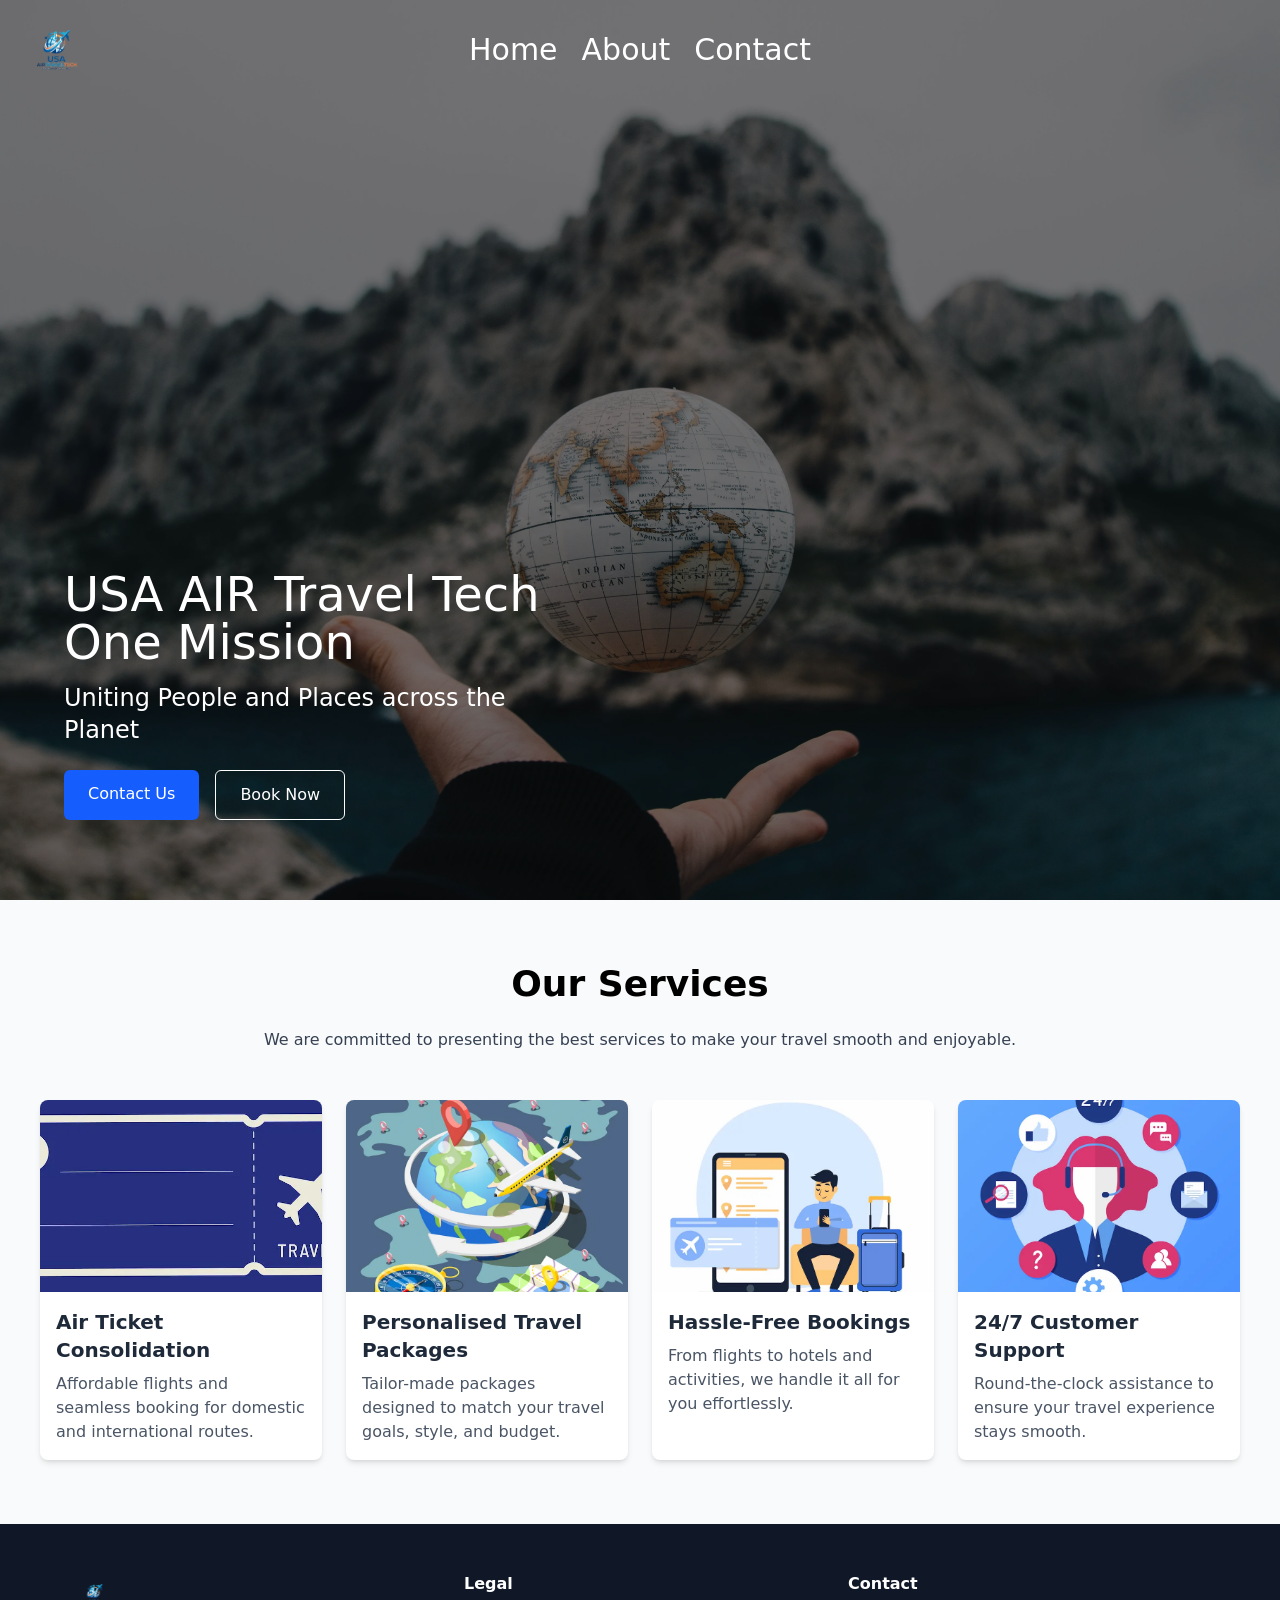
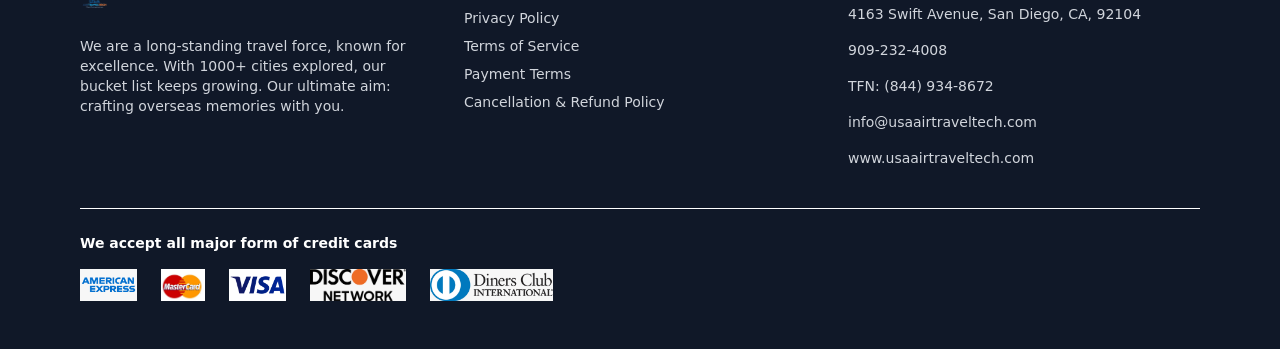
<file: index.html>
<!doctype html>
<html lang="en">
    <head>
        <meta charset="UTF-8" />
        <meta name="viewport" content="width=device-width, initial-scale=1.0" />
        <title>Home</title>
        
     <link rel="stylesheet" href="css/output.css">
    </head>
    <body class="flex flex-col min-h-screen">
        <!-- Navbar (transparent/absolute for homepage) -->
        <div
            class="top-0 left-0 w-full z-20 absolute bg-transparent text-white"
        >
            <!-- Mobile Navbar -->
            <div class="flex items-center justify-between px-6 py-4 md:hidden">
                <img src="images/US-logo2.png" alt="Logo" class="h-16 w-auto" />
                <button id="menu-btn" class="text-3xl focus:outline-none">
                    &#9776;
                </button>
            </div>
            <!-- Mobile Menu -->
            <div
                id="mobile-menu"
                class="hidden md:hidden bg-white shadow-md px-6 py-4 space-y-4"
            >
                <ul class="flex flex-col text-black text-lg space-y-3">
                    <li>
                        <a href="index.html" class="hover:text-blue-600"
                            >Home</a
                        >
                    </li>
                    <li>
                        <a href="about.html" class="hover:text-blue-600"
                            >About</a
                        >
                    </li>
                    <li>
                        <a href="contact.html" class="hover:text-blue-600"
                            >Contact</a
                        >
                    </li>
                </ul>
                <button class="btn btn-primary w-full mt-3 open-booking">
                    Book Your Trip Now
                </button>
            </div>
            <!-- Desktop Navbar -->
            <div
                class="hidden md:flex items-center justify-center px-8 py-8 relative"
            >
                <!-- Left: Logo -->
                <div class="absolute left-8">
                    <img src="images/US-logo2.png" alt="Logo" class="h-20" />
                </div>
                <!-- Center: Navigation Links -->
                <nav>
                    <ul class="flex space-x-6 text-lg text-white">
                        <li>
                            <a
                                href="index.html"
                                class="hover:text-blue-600 text-3xl"
                                >Home</a
                            >
                        </li>
                        <li>
                            <a
                                href="about.html"
                                class="hover:text-blue-600 text-3xl"
                                >About</a
                            >
                        </li>
                        <li>
                            <a
                                href="contact.html"
                                class="hover:text-blue-600 text-3xl"
                                >Contact</a
                            >
                        </li>
                    </ul>
                </nav>
            </div>
            <!-- Booking Modal -->
            <div
                id="booking-modal"
                class="hidden fixed inset-0 bg-black bg-opacity-50 flex items-center justify-center z-50"
            >
                <div
                    class="bg-white rounded-2xl shadow-lg p-6 w-11/12 max-w-md relative"
                >
                    <button
                        id="close-booking"
                        class="absolute top-2 right-3 text-2xl font-bold text-gray-500 hover:text-gray-700"
                    >
                        &times;
                    </button>
                    <h2 class="text-2xl font-semibold text-center mb-4">
                        Book Your Trip
                    </h2>
                    <form id="booking-form" class="space-y-4">
                        <input
                            type="text"
                            placeholder="Full Name"
                            class="w-full border rounded-lg px-3 py-2"
                            required
                        />
                        <input
                            type="email"
                            placeholder="Email"
                            class="w-full border rounded-lg px-3 py-2"
                            required
                        />
                        <input
                            type="tel"
                            placeholder="Phone"
                            class="w-full border rounded-lg px-3 py-2"
                            required
                        />
                        <input
                            type="text"
                            placeholder="From"
                            class="w-full border rounded-lg px-3 py-2"
                            required
                        />
                        <input
                            type="text"
                            placeholder="To"
                            class="w-full border rounded-lg px-3 py-2"
                            required
                        />
                        <button
                            type="submit"
                            class="w-full bg-blue-600 text-white py-2 rounded-lg hover:bg-blue-700"
                        >
                            Submit
                        </button>
                    </form>
                </div>
            </div>
        </div>

        <main class="grow">
            <!-- Hero Section -->
            <div
                class="relative w-full h-[60vh] sm:h-[80vh] md:h-screen bg-cover bg-center"
                style="background-image: url(&quot;images/newbg.webp&quot;)"
            >
                <div class="absolute inset-0 bg-black/50"></div>
                <div
                    class="relative z-10 flex items-end justify-start h-full px-4 sm:px-8 md:px-16 pb-10 sm:pb-16 md:pb-20"
                >
                    <div class="max-w-lg text-left">
                        <h1
                            class="text-3xl sm:text-4xl md:text-5xl font-light text-white mb-3 sm:mb-4"
                        >
                            USA AIR Travel Tech One Mission
                        </h1>
                        <p
                            class="text-base sm:text-lg md:text-2xl text-white mb-5 sm:mb-6"
                        >
                            Uniting People and Places across the Planet
                        </p>
                        <div class="flex flex-wrap gap-4">
                            <a
                                href="contact.html"
                                class="bg-blue-600 text-white px-4 sm:px-6 py-2 sm:py-3 rounded-md hover:bg-blue-700 transition"
                            >
                                Contact Us
                            </a>
                            <button
                                id="open-modal"
                                class="border border-white text-white px-4 sm:px-6 py-2 sm:py-3 rounded-md hover:bg-white hover:text-black transition"
                            >
                                Book Now
                            </button>
                        </div>
                    </div>
                </div>
            </div>
            <!-- Services Section -->
            <section class="py-10 sm:py-14 md:py-16 bg-gray-50">
                <div class="max-w-7xl mx-auto px-4 sm:px-6 lg:px-10">
                    <h2
                        class="text-2xl sm:text-3xl md:text-4xl font-semibold mb-4 sm:mb-6 text-center"
                    >
                        Our Services
                    </h2>
                    <p
                        class="mb-8 sm:mb-12 text-gray-700 text-center max-w-3xl mx-auto"
                    >
                        We are committed to presenting the best services to make
                        your travel smooth and enjoyable.
                    </p>
                    <div
                        class="grid grid-cols-1 sm:grid-cols-2 lg:grid-cols-4 gap-6"
                    >
                        <!-- Card 1 -->
                        <div
                            class="bg-white shadow-md rounded-lg overflow-hidden flex flex-col hover:shadow-lg transition"
                        >
                            <img
                                src="images/air-ticket.webp"
                                alt="Air Ticket Consolidation"
                                class="w-full h-48 object-cover"
                                loading="lazy"
                            />
                            <div class="p-4 flex flex-col flex-1">
                                <h3
                                    class="text-lg sm:text-xl font-semibold mb-2 text-gray-800"
                                >
                                    Air Ticket Consolidation
                                </h3>
                                <p
                                    class="text-sm sm:text-base text-gray-600 flex-1"
                                >
                                    Affordable flights and seamless booking for
                                    domestic and international routes.
                                </p>
                            </div>
                        </div>
                        <!-- Card 2 -->
                        <div
                            class="bg-white shadow-md rounded-lg overflow-hidden flex flex-col hover:shadow-lg transition"
                        >
                            <img
                                src="images/personalised-map.webp"
                                alt="Personalised Travel Packages"
                                class="w-full h-48 object-cover"
                                loading="lazy"
                            />
                            <div class="p-4 flex flex-col flex-1">
                                <h3
                                    class="text-lg sm:text-xl font-semibold mb-2 text-gray-800"
                                >
                                    Personalised Travel Packages
                                </h3>
                                <p
                                    class="text-sm sm:text-base text-gray-600 flex-1"
                                >
                                    Tailor-made packages designed to match your
                                    travel goals, style, and budget.
                                </p>
                            </div>
                        </div>
                        <!-- Card 3 -->
                        <div
                            class="bg-white shadow-md rounded-lg overflow-hidden flex flex-col hover:shadow-lg transition"
                        >
                            <img
                                src="images/hassle-free.webp"
                                alt="Hassle-Free Bookings"
                                class="w-full h-48 object-cover"
                                loading="lazy"
                            />
                            <div class="p-4 flex flex-col flex-1">
                                <h3
                                    class="text-lg sm:text-xl font-semibold mb-2 text-gray-800"
                                >
                                    Hassle-Free Bookings
                                </h3>
                                <p
                                    class="text-sm sm:text-base text-gray-600 flex-1"
                                >
                                    From flights to hotels and activities, we
                                    handle it all for you effortlessly.
                                </p>
                            </div>
                        </div>
                        <!-- Card 4 -->
                        <div
                            class="bg-white shadow-md rounded-lg overflow-hidden flex flex-col hover:shadow-lg transition"
                        >
                            <img
                                src="images/24-7.webp"
                                alt="24/7 Customer Support"
                                class="w-full h-48 object-cover"
                                loading="lazy"
                            />
                            <div class="p-4 flex flex-col flex-1">
                                <h3
                                    class="text-lg sm:text-xl font-semibold mb-2 text-gray-800"
                                >
                                    24/7 Customer Support
                                </h3>
                                <p
                                    class="text-sm sm:text-base text-gray-600 flex-1"
                                >
                                    Round-the-clock assistance to ensure your
                                    travel experience stays smooth.
                                </p>
                            </div>
                        </div>
                    </div>
                </div>
            </section>
            <!-- Booking Modal (Hero) -->
            <div
                id="modal"
                class="hidden fixed inset-0 bg-black/60 flex items-center justify-center z-50"
            >
                <div class="bg-white p-6 rounded-lg max-w-md w-full relative">
                    <button
                        id="close-modal"
                        class="absolute top-3 right-3 text-gray-500 hover:text-black text-2xl"
                    >
                        &times;
                    </button>
                    <h2 class="text-2xl font-semibold mb-4 text-center">
                        Book Your Trip
                    </h2>
                    <form class="space-y-4">
                        <div>
                            <label class="block text-sm font-medium mb-1"
                                >Name</label
                            >
                            <input
                                type="text"
                                name="name"
                                class="w-full border border-gray-300 rounded-md px-3 py-2 focus:outline-none focus:ring-2 focus:ring-blue-500"
                                required
                            />
                        </div>
                        <div>
                            <label class="block text-sm font-medium mb-1"
                                >Email</label
                            >
                            <input
                                type="email"
                                name="email"
                                class="w-full border border-gray-300 rounded-md px-3 py-2 focus:outline-none focus:ring-2 focus:ring-blue-500"
                                required
                            />
                        </div>
                        <div>
                            <label class="block text-sm font-medium mb-1"
                                >Destination</label
                            >
                            <input
                                type="text"
                                name="destination"
                                class="w-full border border-gray-300 rounded-md px-3 py-2 focus:outline-none focus:ring-2 focus:ring-blue-500"
                            />
                        </div>
                        <div>
                            <label class="block text-sm font-medium mb-1"
                                >Date</label
                            >
                            <input
                                type="date"
                                name="date"
                                class="w-full border border-gray-300 rounded-md px-3 py-2 focus:outline-none focus:ring-2 focus:ring-blue-500"
                            />
                        </div>
                        <button
                            type="submit"
                            class="w-full bg-blue-600 text-white py-2 rounded-md hover:bg-blue-700 transition"
                        >
                            Submit
                        </button>
                    </form>
                </div>
            </div>
        </main>

        <!-- Footer -->
        <footer class="bg-gray-900 text-white px-6 md:px-20 py-12">
            <div class="grid grid-cols-1 md:grid-cols-3 gap-8">
                <div class="space-y-4">
                    <img
                        src="images/US-logo2.png"
                        alt="Logo"
                        class="h-12 w-auto "
                        loading="lazy"
                    />
                    <p class="text-gray-300 text-sm">
                        We are a long-standing travel force, known for
                        excellence. With 1000+ cities explored, our bucket list
                        keeps growing. Our ultimate aim: crafting overseas
                        memories with you.
                    </p>
                </div>
                <div>
                    <h3 class="font-semibold mb-3">Legal</h3>
                    <ul class="space-y-2 text-gray-300 text-sm">
                        <li>
                            <a href="privacy.html" class="hover:text-blue-400"
                                >Privacy Policy</a
                            >
                        </li>
                        <li>
                            <a href="terms.html" class="hover:text-blue-400"
                                >Terms of Service</a
                            >
                        </li>
                        <li>
                            <a
                                href="payment-terms.html"
                                class="hover:text-blue-400"
                                >Payment Terms</a
                            >
                        </li>
                        <li>
                            <a
                                href="cancellation-refund-policy.html"
                                class="hover:text-blue-400"
                                >Cancellation & Refund Policy</a
                            >
                        </li>
                    </ul>
                </div>
                <div class="space-y-4">
                    <h3 class="font-semibold mb-2">Contact</h3>
                    <p
                        class="text-gray-300 text-sm hover:text-blue-400 cursor-pointer"
                    >
                        4163 Swift Avenue, San Diego, CA, 92104
                    </p>
                    <p
                        class="text-gray-300 text-sm hover:text-blue-400 cursor-pointer"
                    >
                        909-232-4008
                    </p>
                    <p
                        class="text-gray-300 text-sm hover:text-blue-400 cursor-pointer"
                    >
                        TFN: (844) 934-8672
                    </p>
                    <p
                        class="text-gray-300 text-sm hover:text-blue-400 cursor-pointer"
                    >
                        info@usaairtraveltech.com
                    </p>
                    <p
                        class="text-gray-300 text-sm hover:text-blue-400 cursor-pointer"
                    >
                        www.usaairtraveltech.com
                    </p>
                </div>
            </div>
            <div class="mt-10 border-t border-gray-800 pt-6">
                <p class="text-sm font-semibold text-white mb-4">
                    We accept all major form of credit cards
                </p>
                <div class="flex flex-wrap items-center gap-6">
                    <img
                        src="images/amex.jpeg"
                        alt="American Express"
                        class="h-8 md:h-10 w-auto"
                        loading="lazy"
                    />
                    <img
                        src="images/master-card.jpeg"
                        alt="Mastercard"
                        class="h-8 md:h-10 w-auto"
                        loading="lazy"
                    />
                    <img
                        src="images/visa.jpeg"
                        alt="Visa"
                        class="h-8 md:h-10 w-auto"
                        loading="lazy"
                    />
                    <img
                        src="images/dn.jpeg"
                        alt="Discover Network"
                        class="h-8 md:h-10 w-auto"
                        loading="lazy"
                    />
                    <img
                        src="images/dci.jpeg"
                        alt="Diners Club International"
                        class="h-8 md:h-10 w-auto"
                        loading="lazy"
                    />
                </div>
            </div>
        </footer>

        <script src="js/main.js"></script>
    </body>
</html>
</file>
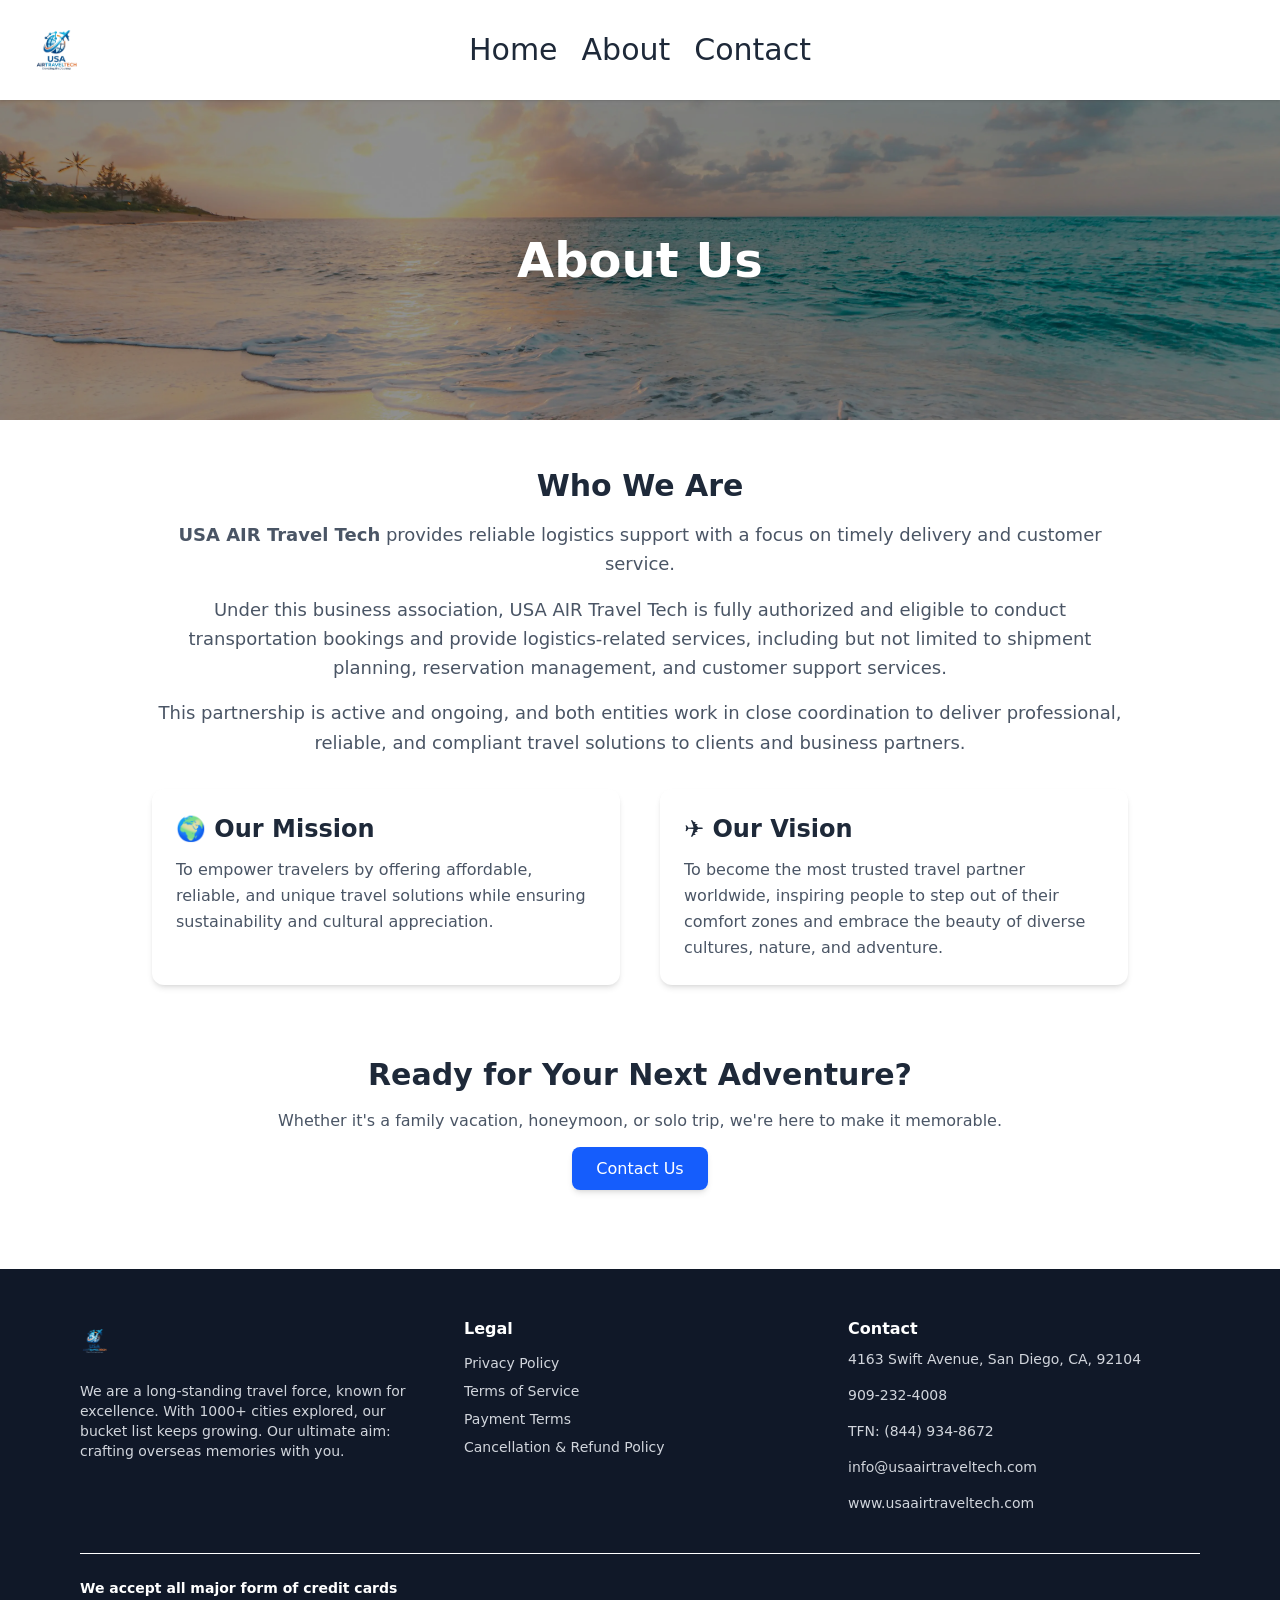
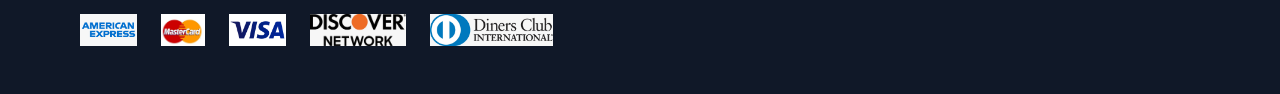
<file: about.html>
<!doctype html>
<html lang="en">
    <head>
        <meta charset="UTF-8" />
        <meta name="viewport" content="width=device-width, initial-scale=1.0" />
        <title>About Us</title>
        <link href="css/output.css" rel="stylesheet" />
    </head>
    <body class="flex flex-col min-h-screen">
        <!-- Navbar (white/relative for inner pages) -->
        <div
            class="top-0 left-0 w-full z-20 relative bg-white shadow-sm text-gray-800"
        >
            <!-- Mobile Navbar -->
            <div class="flex items-center justify-between px-6 py-4 md:hidden">
                <img src="images/AL-logo.png" alt="Logo" class="h-16 w-auto" />
                <button id="menu-btn" class="text-3xl focus:outline-none">
                    &#9776;
                </button>
            </div>
            <!-- Mobile Menu -->
            <div
                id="mobile-menu"
                class="hidden md:hidden bg-white shadow-md px-6 py-4 space-y-4"
            >
                <ul class="flex flex-col text-black text-lg space-y-3">
                    <li>
                        <a href="index.html" class="hover:text-blue-600"
                            >Home</a
                        >
                    </li>
                    <li>
                        <a href="about.html" class="hover:text-blue-600"
                            >About</a
                        >
                    </li>
                    <li>
                        <a href="contact.html" class="hover:text-blue-600"
                            >Contact</a
                        >
                    </li>
                </ul>
                <button class="btn btn-primary w-full mt-3 open-booking">
                    Book Your Trip Now
                </button>
            </div>
            <!-- Desktop Navbar -->
            <div
                class="hidden md:flex items-center justify-center px-8 py-8 relative"
            >
                <div class="absolute left-8">
                    <img src="images/US-logo2.png" alt="Logo" class="h-20" />
                </div>
                <nav>
                    <ul class="flex space-x-6 text-lg text-gray-800">
                        <li>
                            <a
                                href="index.html"
                                class="hover:text-blue-600 text-3xl"
                                >Home</a
                            >
                        </li>
                        <li>
                            <a
                                href="about.html"
                                class="hover:text-blue-600 text-3xl"
                                >About</a
                            >
                        </li>
                        <li>
                            <a
                                href="contact.html"
                                class="hover:text-blue-600 text-3xl"
                                >Contact</a
                            >
                        </li>
                    </ul>
                </nav>
            </div>
            <!-- Booking Modal -->
            <div
                id="booking-modal"
                class="hidden fixed inset-0 bg-black bg-opacity-50 flex items-center justify-center z-50"
            >
                <div
                    class="bg-white rounded-2xl shadow-lg p-6 w-11/12 max-w-md relative"
                >
                    <button
                        id="close-booking"
                        class="absolute top-2 right-3 text-2xl font-bold text-gray-500 hover:text-gray-700"
                    >
                        &times;
                    </button>
                    <h2 class="text-2xl font-semibold text-center mb-4">
                        Book Your Trip
                    </h2>
                    <form id="booking-form" class="space-y-4">
                        <input
                            type="text"
                            placeholder="Full Name"
                            class="w-full border rounded-lg px-3 py-2"
                            required
                        />
                        <input
                            type="email"
                            placeholder="Email"
                            class="w-full border rounded-lg px-3 py-2"
                            required
                        />
                        <input
                            type="tel"
                            placeholder="Phone"
                            class="w-full border rounded-lg px-3 py-2"
                            required
                        />
                        <input
                            type="text"
                            placeholder="From"
                            class="w-full border rounded-lg px-3 py-2"
                            required
                        />
                        <input
                            type="text"
                            placeholder="To"
                            class="w-full border rounded-lg px-3 py-2"
                            required
                        />
                        <button
                            type="submit"
                            class="w-full bg-blue-600 text-white py-2 rounded-lg hover:bg-blue-700"
                        >
                            Submit
                        </button>
                    </form>
                </div>
            </div>
        </div>

        <main class="grow">
            <!-- Hero Section -->
            <div
                class="relative h-80 bg-cover bg-center"
                style="background-image: url(&quot;images/about-bg.webp&quot;)"
            >
                <div class="absolute inset-0 bg-black/40"></div>
                <div class="absolute inset-0 flex items-center justify-center">
                    <h1 class="text-5xl font-bold text-white drop-shadow-lg">
                        About Us
                    </h1>
                </div>
            </div>
            <!-- Company Story -->
            <div class="max-w-5xl mx-auto px-6 py-12 space-y-8">
                <section class="text-center space-y-4">
                    <h2 class="text-3xl font-semibold text-gray-800">
                        Who We Are
                    </h2>
                    <p class="text-lg text-gray-600 leading-relaxed">
                        <span class="font-bold">USA AIR Travel Tech</span>
                        provides reliable logistics support with a focus on
                        timely delivery and customer service.
                    </p>
                    <p class="text-lg text-gray-600 leading-relaxed">
                        Under this business association, USA AIR Travel Tech is
                        fully authorized and eligible to conduct transportation
                        bookings and provide logistics-related services,
                        including but not limited to shipment planning,
                        reservation management, and customer support services.
                    </p>
                    <p class="text-lg text-gray-600 leading-relaxed">
                        This partnership is active and ongoing, and both
                        entities work in close coordination to deliver
                        professional, reliable, and compliant travel solutions
                        to clients and business partners.
                    </p>
                </section>
                <!-- Mission & Vision -->
                <section class="grid md:grid-cols-2 gap-10">
                    <div class="p-6 bg-white shadow-md rounded-xl">
                        <h3 class="text-2xl font-semibold text-gray-800 mb-3">
                            🌍 Our Mission
                        </h3>
                        <p class="text-gray-600 leading-relaxed">
                            To empower travelers by offering affordable,
                            reliable, and unique travel solutions while ensuring
                            sustainability and cultural appreciation.
                        </p>
                    </div>
                    <div class="p-6 bg-white shadow-md rounded-xl">
                        <h3 class="text-2xl font-semibold text-gray-800 mb-3">
                            ✈️ Our Vision
                        </h3>
                        <p class="text-gray-600 leading-relaxed">
                            To become the most trusted travel partner worldwide,
                            inspiring people to step out of their comfort zones
                            and embrace the beauty of diverse cultures, nature,
                            and adventure.
                        </p>
                    </div>
                </section>
                <!-- CTA Section -->
                <section class="text-center py-10">
                    <h2 class="text-3xl font-semibold text-gray-800 mb-4">
                        Ready for Your Next Adventure?
                    </h2>
                    <p class="text-gray-600 mb-6">
                        Whether it's a family vacation, honeymoon, or solo trip,
                        we're here to make it memorable.
                    </p>
                    <a
                        href="contact.html"
                        class="px-6 py-3 bg-blue-600 text-white font-medium rounded-lg shadow-md hover:bg-blue-700 transition"
                    >
                        Contact Us
                    </a>
                </section>
            </div>
        </main>

        <!-- Footer -->
        <footer class="bg-gray-900 text-white px-6 md:px-20 py-12">
            <div class="grid grid-cols-1 md:grid-cols-3 gap-8">
                <div class="space-y-4">
                    <img
                        src="images/US-logo2.png"
                        alt="Logo"
                        class="h-12 w-auto "
                        loading="lazy"
                    />
                    <p class="text-gray-300 text-sm">
                        We are a long-standing travel force, known for
                        excellence. With 1000+ cities explored, our bucket list
                        keeps growing. Our ultimate aim: crafting overseas
                        memories with you.
                    </p>
                </div>
                <div>
                    <h3 class="font-semibold mb-3">Legal</h3>
                    <ul class="space-y-2 text-gray-300 text-sm">
                        <li>
                            <a href="privacy.html" class="hover:text-blue-400"
                                >Privacy Policy</a
                            >
                        </li>
                        <li>
                            <a href="terms.html" class="hover:text-blue-400"
                                >Terms of Service</a
                            >
                        </li>
                        <li>
                            <a
                                href="payment-terms.html"
                                class="hover:text-blue-400"
                                >Payment Terms</a
                            >
                        </li>
                        <li>
                            <a
                                href="cancellation-refund-policy.html"
                                class="hover:text-blue-400"
                                >Cancellation & Refund Policy</a
                            >
                        </li>
                    </ul>
                </div>
                <div class="space-y-4">
                    <h3 class="font-semibold mb-2">Contact</h3>
                    <p
                        class="text-gray-300 text-sm hover:text-blue-400 cursor-pointer"
                    >
                        4163 Swift Avenue, San Diego, CA, 92104
                    </p>
                    <p
                        class="text-gray-300 text-sm hover:text-blue-400 cursor-pointer"
                    >
                        909-232-4008
                    </p>
                    <p
                        class="text-gray-300 text-sm hover:text-blue-400 cursor-pointer"
                    >
                        TFN: (844) 934-8672
                    </p>
                    <p
                        class="text-gray-300 text-sm hover:text-blue-400 cursor-pointer"
                    >
                        info@usaairtraveltech.com
                    </p>
                    <p
                        class="text-gray-300 text-sm hover:text-blue-400 cursor-pointer"
                    >
                        www.usaairtraveltech.com
                    </p>
                </div>
            </div>
            <div class="mt-10 border-t border-gray-800 pt-6">
                <p class="text-sm font-semibold text-white mb-4">
                    We accept all major form of credit cards
                </p>
                <div class="flex flex-wrap items-center gap-6">
                    <img
                        src="images/amex.jpeg"
                        alt="American Express"
                        class="h-8 md:h-10 w-auto"
                        loading="lazy"
                    />
                    <img
                        src="images/master-card.jpeg"
                        alt="Mastercard"
                        class="h-8 md:h-10 w-auto"
                        loading="lazy"
                    />
                    <img
                        src="images/visa.jpeg"
                        alt="Visa"
                        class="h-8 md:h-10 w-auto"
                        loading="lazy"
                    />
                    <img
                        src="images/dn.jpeg"
                        alt="Discover Network"
                        class="h-8 md:h-10 w-auto"
                        loading="lazy"
                    />
                    <img
                        src="images/dci.jpeg"
                        alt="Diners Club International"
                        class="h-8 md:h-10 w-auto"
                        loading="lazy"
                    />
                </div>
            </div>
        </footer>

        <script src="js/main.js"></script>
    </body>
</html>
</file>
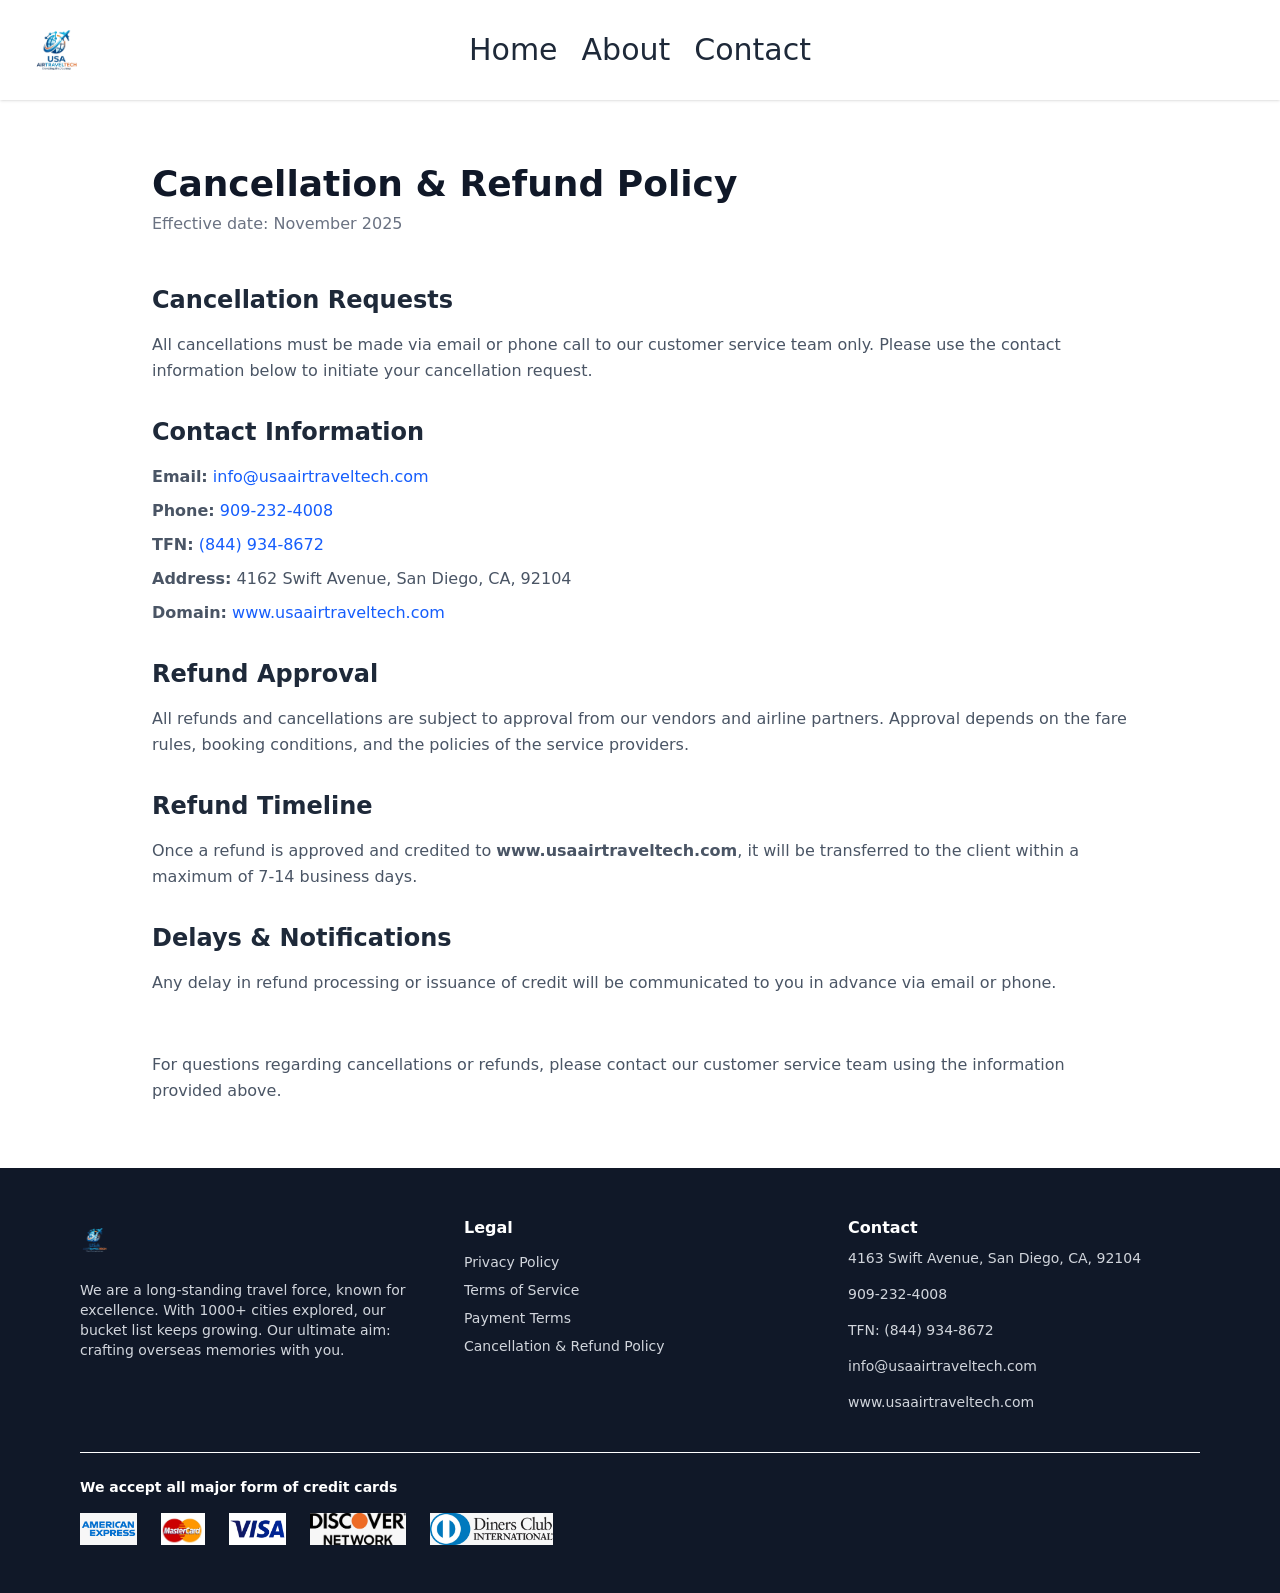
<file: cancellation-refund-policy.html>
<!doctype html>
<html lang="en">
    <head>
        <meta charset="UTF-8" />
        <meta name="viewport" content="width=device-width, initial-scale=1.0" />
        <title>Cancellation & Refund Policy</title>
        <link href="css/output.css" rel="stylesheet" />
    </head>
    <body class="flex flex-col min-h-screen">
        <!-- Navbar -->
        <div
            class="top-0 left-0 w-full z-20 relative bg-white shadow-sm text-gray-800"
        >
            <div class="flex items-center justify-between px-6 py-4 md:hidden">
                <img src="images/US-logo2.png" alt="Logo" class="h-16 w-auto" />
                <button id="menu-btn" class="text-3xl focus:outline-none">
                    &#9776;
                </button>
            </div>
            <div
                id="mobile-menu"
                class="hidden md:hidden bg-white shadow-md px-6 py-4 space-y-4"
            >
                <ul class="flex flex-col text-black text-lg space-y-3">
                    <li>
                        <a href="index.html" class="hover:text-blue-600"
                            >Home</a
                        >
                    </li>
                    <li>
                        <a href="about.html" class="hover:text-blue-600"
                            >About</a
                        >
                    </li>
                    <li>
                        <a href="contact.html" class="hover:text-blue-600"
                            >Contact</a
                        >
                    </li>
                </ul>
                <button class="btn btn-primary w-full mt-3 open-booking">
                    Book Your Trip Now
                </button>
            </div>
            <div
                class="hidden md:flex items-center justify-center px-8 py-8 relative"
            >
                <div class="absolute left-8">
                    <img src="images/US-logo2.png" alt="Logo" class="h-20" />
                </div>
                <nav>
                    <ul class="flex space-x-6 text-lg text-gray-800">
                        <li>
                            <a
                                href="index.html"
                                class="hover:text-blue-600 text-3xl"
                                >Home</a
                            >
                        </li>
                        <li>
                            <a
                                href="about.html"
                                class="hover:text-blue-600 text-3xl"
                                >About</a
                            >
                        </li>
                        <li>
                            <a
                                href="contact.html"
                                class="hover:text-blue-600 text-3xl"
                                >Contact</a
                            >
                        </li>
                    </ul>
                </nav>
            </div>
            <div
                id="booking-modal"
                class="hidden fixed inset-0 bg-black bg-opacity-50 flex items-center justify-center z-50"
            >
                <div
                    class="bg-white rounded-2xl shadow-lg p-6 w-11/12 max-w-md relative"
                >
                    <button
                        id="close-booking"
                        class="absolute top-2 right-3 text-2xl font-bold text-gray-500 hover:text-gray-700"
                    >
                        &times;
                    </button>
                    <h2 class="text-2xl font-semibold text-center mb-4">
                        Book Your Trip
                    </h2>
                    <form id="booking-form" class="space-y-4">
                        <input
                            type="text"
                            placeholder="Full Name"
                            class="w-full border rounded-lg px-3 py-2"
                            required
                        />
                        <input
                            type="email"
                            placeholder="Email"
                            class="w-full border rounded-lg px-3 py-2"
                            required
                        />
                        <input
                            type="tel"
                            placeholder="Phone"
                            class="w-full border rounded-lg px-3 py-2"
                            required
                        />
                        <input
                            type="text"
                            placeholder="From"
                            class="w-full border rounded-lg px-3 py-2"
                            required
                        />
                        <input
                            type="text"
                            placeholder="To"
                            class="w-full border rounded-lg px-3 py-2"
                            required
                        />
                        <button
                            type="submit"
                            class="w-full bg-blue-600 text-white py-2 rounded-lg hover:bg-blue-700"
                        >
                            Submit
                        </button>
                    </form>
                </div>
            </div>
        </div>

        <main class="grow">
            <div class="max-w-5xl mx-auto px-6 py-16 space-y-8">
                <header class="mb-12">
                    <h1 class="text-4xl font-bold text-gray-900 mb-2">
                        Cancellation & Refund Policy
                    </h1>
                    <p class="text-gray-500">Effective date: November 2025</p>
                </header>
                <section class="space-y-4">
                    <h2 class="text-2xl font-semibold text-gray-800">
                        Cancellation Requests
                    </h2>
                    <p class="text-gray-600 leading-relaxed">
                        All cancellations must be made via email or phone call
                        to our customer service team only. Please use the
                        contact information below to initiate your cancellation
                        request.
                    </p>
                </section>
                <section class="space-y-4">
                    <h2 class="text-2xl font-semibold text-gray-800">
                        Contact Information
                    </h2>
                    <div class="text-gray-600 leading-relaxed space-y-2">
                        <p>
                            <span class="font-semibold">Email:</span>
                            <a
                                href="mailto:info@usaairtraveltech.com"
                                class="text-blue-600 hover:underline"
                                >info@usaairtraveltech.com</a
                            >
                        </p>
                        <p>
                            <span class="font-semibold">Phone:</span>
                            <a
                                href="tel:9092324008"
                                class="text-blue-600 hover:underline"
                                >909-232-4008</a
                            >
                        </p>
                        <p>
                            <span class="font-semibold">TFN:</span>
                            <a
                                href="tel:8662362108"
                                class="text-blue-600 hover:underline"
                                >(844) 934-8672</a
                            >
                        </p>
                        <p>
                            <span class="font-semibold">Address:</span> 4162
                            Swift Avenue, San Diego, CA, 92104
                        </p>
                        <p>
                            <span class="font-semibold">Domain:</span>
                            <a
                                href="https://www.usaairtraveltech.com"
                                class="text-blue-600 hover:underline"
                                >www.usaairtraveltech.com</a
                            >
                        </p>
                    </div>
                </section>
                <section class="space-y-4">
                    <h2 class="text-2xl font-semibold text-gray-800">
                        Refund Approval
                    </h2>
                    <p class="text-gray-600 leading-relaxed">
                        All refunds and cancellations are subject to approval
                        from our vendors and airline partners. Approval depends
                        on the fare rules, booking conditions, and the policies
                        of the service providers.
                    </p>
                </section>
                <section class="space-y-4">
                    <h2 class="text-2xl font-semibold text-gray-800">
                        Refund Timeline
                    </h2>
                    <p class="text-gray-600 leading-relaxed">
                        Once a refund is approved and credited to
                        <span class="font-bold"
                            >www.usaairtraveltech.com</span
                        >, it will be transferred to the client within a maximum
                        of 7-14 business days.
                    </p>
                </section>
                <section class="space-y-4">
                    <h2 class="text-2xl font-semibold text-gray-800">
                        Delays & Notifications
                    </h2>
                    <p class="text-gray-600 leading-relaxed">
                        Any delay in refund processing or issuance of credit
                        will be communicated to you in advance via email or
                        phone.
                    </p>
                </section>
                <section class="pt-6">
                    <p class="text-gray-600 leading-relaxed">
                        For questions regarding cancellations or refunds, please
                        contact our customer service team using the information
                        provided above.
                    </p>
                </section>
            </div>
        </main>

        <!-- Footer -->
        <footer class="bg-gray-900 text-white px-6 md:px-20 py-12">
            <div class="grid grid-cols-1 md:grid-cols-3 gap-8">
                <div class="space-y-4">
                    <img
                        src="images/US-logo2.png"
                        alt="Logo"
                        class="h-12 w-auto "
                        loading="lazy"
                    />
                    <p class="text-gray-300 text-sm">
                        We are a long-standing travel force, known for
                        excellence. With 1000+ cities explored, our bucket list
                        keeps growing. Our ultimate aim: crafting overseas
                        memories with you.
                    </p>
                </div>
                <div>
                    <h3 class="font-semibold mb-3">Legal</h3>
                    <ul class="space-y-2 text-gray-300 text-sm">
                        <li>
                            <a href="privacy.html" class="hover:text-blue-400"
                                >Privacy Policy</a
                            >
                        </li>
                        <li>
                            <a href="terms.html" class="hover:text-blue-400"
                                >Terms of Service</a
                            >
                        </li>
                        <li>
                            <a
                                href="payment-terms.html"
                                class="hover:text-blue-400"
                                >Payment Terms</a
                            >
                        </li>
                        <li>
                            <a
                                href="cancellation-refund-policy.html"
                                class="hover:text-blue-400"
                                >Cancellation & Refund Policy</a
                            >
                        </li>
                    </ul>
                </div>
                <div class="space-y-4">
                    <h3 class="font-semibold mb-2">Contact</h3>
                    <p
                        class="text-gray-300 text-sm hover:text-blue-400 cursor-pointer"
                    >
                        4163 Swift Avenue, San Diego, CA, 92104
                    </p>
                    <p
                        class="text-gray-300 text-sm hover:text-blue-400 cursor-pointer"
                    >
                        909-232-4008
                    </p>
                    <p
                        class="text-gray-300 text-sm hover:text-blue-400 cursor-pointer"
                    >
                        TFN: (844) 934-8672
                    </p>
                    <p
                        class="text-gray-300 text-sm hover:text-blue-400 cursor-pointer"
                    >
                        info@usaairtraveltech.com
                    </p>
                    <p
                        class="text-gray-300 text-sm hover:text-blue-400 cursor-pointer"
                    >
                        www.usaairtraveltech.com
                    </p>
                </div>
            </div>
            <div class="mt-10 border-t border-gray-800 pt-6">
                <p class="text-sm font-semibold text-white mb-4">
                    We accept all major form of credit cards
                </p>
                <div class="flex flex-wrap items-center gap-6">
                    <img
                        src="images/amex.jpeg"
                        alt="American Express"
                        class="h-8 md:h-10 w-auto"
                        loading="lazy"
                    />
                    <img
                        src="images/master-card.jpeg"
                        alt="Mastercard"
                        class="h-8 md:h-10 w-auto"
                        loading="lazy"
                    />
                    <img
                        src="images/visa.jpeg"
                        alt="Visa"
                        class="h-8 md:h-10 w-auto"
                        loading="lazy"
                    />
                    <img
                        src="images/dn.jpeg"
                        alt="Discover Network"
                        class="h-8 md:h-10 w-auto"
                        loading="lazy"
                    />
                    <img
                        src="images/dci.jpeg"
                        alt="Diners Club International"
                        class="h-8 md:h-10 w-auto"
                        loading="lazy"
                    />
                </div>
            </div>
        </footer>

        <script src="js/main.js"></script>
    </body>
</html>
</file>
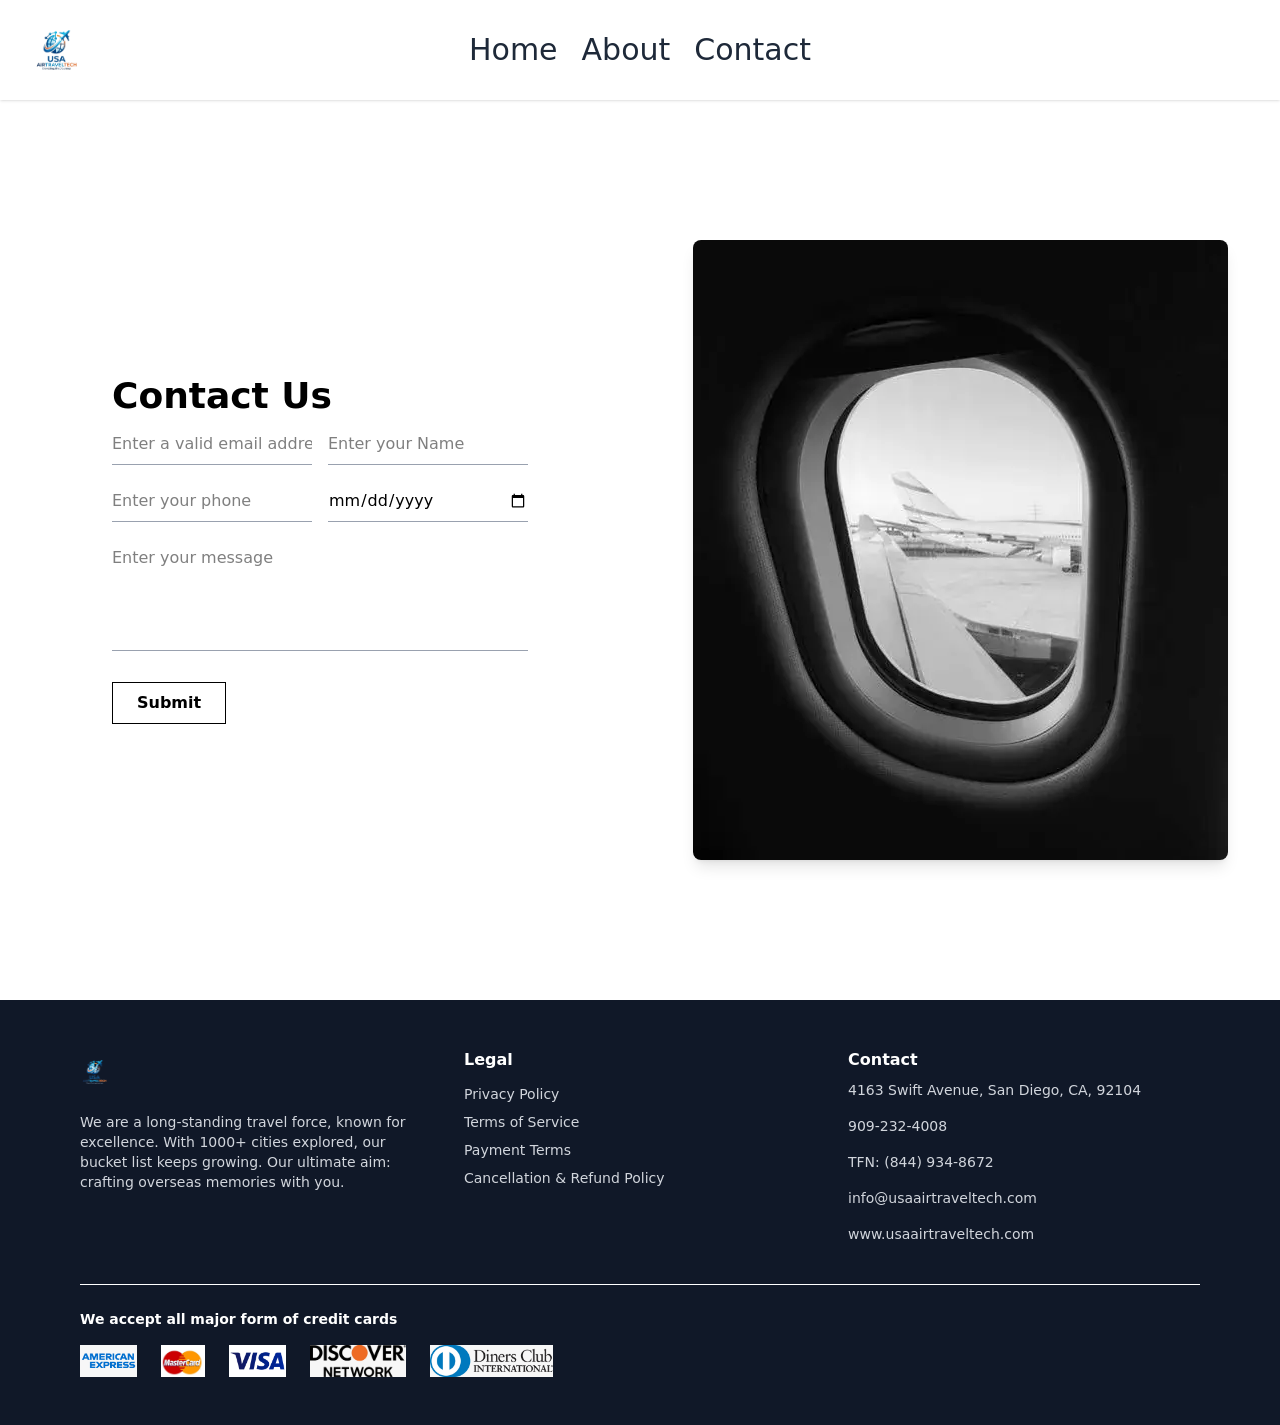
<file: contact.html>
<!doctype html>
<html lang="en">
    <head>
        <meta charset="UTF-8" />
        <meta name="viewport" content="width=device-width, initial-scale=1.0" />
        <title>Contact Us</title>
        <link href="css/output.css" rel="stylesheet" />
    </head>
    <body class="flex flex-col min-h-screen">
        <!-- Navbar (white/relative for inner pages) -->
        <div
            class="top-0 left-0 w-full z-20 relative bg-white shadow-sm text-gray-800"
        >
            <div class="flex items-center justify-between px-6 py-4 md:hidden">
                <img src="images/US-logo2.png" alt="Logo" class="h-16 w-auto" />
                <button id="menu-btn" class="text-3xl focus:outline-none">
                    &#9776;
                </button>
            </div>
            <div
                id="mobile-menu"
                class="hidden md:hidden bg-white shadow-md px-6 py-4 space-y-4"
            >
                <ul class="flex flex-col text-black text-lg space-y-3">
                    <li>
                        <a href="index.html" class="hover:text-blue-600"
                            >Home</a
                        >
                    </li>
                    <li>
                        <a href="about.html" class="hover:text-blue-600"
                            >About</a
                        >
                    </li>
                    <li>
                        <a href="contact.html" class="hover:text-blue-600"
                            >Contact</a
                        >
                    </li>
                </ul>
                <button class="btn btn-primary w-full mt-3 open-booking">
                    Book Your Trip Now
                </button>
            </div>
            <div
                class="hidden md:flex items-center justify-center px-8 py-8 relative"
            >
                <div class="absolute left-8">
                    <img src="images/US-logo2.png" alt="Logo" class="h-20" />
                </div>
                <nav>
                    <ul class="flex space-x-6 text-lg text-gray-800">
                        <li>
                            <a
                                href="index.html"
                                class="hover:text-blue-600 text-3xl"
                                >Home</a
                            >
                        </li>
                        <li>
                            <a
                                href="about.html"
                                class="hover:text-blue-600 text-3xl"
                                >About</a
                            >
                        </li>
                        <li>
                            <a
                                href="contact.html"
                                class="hover:text-blue-600 text-3xl"
                                >Contact</a
                            >
                        </li>
                    </ul>
                </nav>
            </div>
            <!-- Booking Modal -->
            <div
                id="booking-modal"
                class="hidden fixed inset-0 bg-black bg-opacity-50 flex items-center justify-center z-50"
            >
                <div
                    class="bg-white rounded-2xl shadow-lg p-6 w-11/12 max-w-md relative"
                >
                    <button
                        id="close-booking"
                        class="absolute top-2 right-3 text-2xl font-bold text-gray-500 hover:text-gray-700"
                    >
                        &times;
                    </button>
                    <h2 class="text-2xl font-semibold text-center mb-4">
                        Book Your Trip
                    </h2>
                    <form id="booking-form" class="space-y-4">
                        <input
                            type="text"
                            placeholder="Full Name"
                            class="w-full border rounded-lg px-3 py-2"
                            required
                        />
                        <input
                            type="email"
                            placeholder="Email"
                            class="w-full border rounded-lg px-3 py-2"
                            required
                        />
                        <input
                            type="tel"
                            placeholder="Phone"
                            class="w-full border rounded-lg px-3 py-2"
                            required
                        />
                        <input
                            type="text"
                            placeholder="From"
                            class="w-full border rounded-lg px-3 py-2"
                            required
                        />
                        <input
                            type="text"
                            placeholder="To"
                            class="w-full border rounded-lg px-3 py-2"
                            required
                        />
                        <button
                            type="submit"
                            class="w-full bg-blue-600 text-white py-2 rounded-lg hover:bg-blue-700"
                        >
                            Submit
                        </button>
                    </form>
                </div>
            </div>
        </div>

        <main class="grow">
            <div class="min-h-screen flex flex-col lg:flex-row">
                <!-- Left: Form -->
                <div
                    class="lg:w-1/2 w-full bg-white flex items-center justify-center"
                >
                    <div class="w-full max-w-md px-4 py-16">
                        <h2 class="text-4xl font-bold mb-4">Contact Us</h2>
                        <form class="space-y-6">
                            <div class="flex gap-4">
                                <input
                                    type="email"
                                    name="email"
                                    placeholder="Enter a valid email address"
                                    class="w-1/2 border-b border-gray-400 focus:outline-none focus:border-blue-500 pb-2"
                                    required
                                />
                                <input
                                    type="text"
                                    name="name"
                                    placeholder="Enter your Name"
                                    class="w-1/2 border-b border-gray-400 focus:outline-none focus:border-blue-500 pb-2"
                                    required
                                />
                            </div>
                            <div class="flex gap-4">
                                <input
                                    type="tel"
                                    name="phone"
                                    placeholder="Enter your phone"
                                    class="w-1/2 border-b border-gray-400 focus:outline-none focus:border-blue-500 pb-2"
                                />
                                <input
                                    type="date"
                                    name="date"
                                    class="w-1/2 border-b border-gray-400 focus:outline-none focus:border-blue-500 pb-2"
                                />
                            </div>
                            <textarea
                                name="message"
                                placeholder="Enter your message"
                                rows="4"
                                class="w-full border-b border-gray-400 focus:outline-none focus:border-blue-500 pb-2 resize-none"
                                required
                            ></textarea>
                            <button
                                type="submit"
                                class="px-6 py-2 border border-black text-black font-semibold hover:bg-black hover:text-white transition-colors"
                            >
                                Submit
                            </button>
                        </form>
                    </div>
                </div>
                <!-- Right: Image -->
                <div class="lg:w-1/2 w-full flex items-center justify-center">
                    <img
                        src="images/airplane.webp"
                        alt="Airplane Window"
                        class="max-w-full max-h-[80vh] object-contain rounded-lg shadow-lg"
                        loading="lazy"
                    />
                </div>
            </div>
        </main>

        <!-- Footer -->
        <footer class="bg-gray-900 text-white px-6 md:px-20 py-12">
            <div class="grid grid-cols-1 md:grid-cols-3 gap-8">
                <div class="space-y-4">
                    <img
                        src="images/US-logo2.png"
                        alt="Logo"
                        class="h-12 w-auto "
                        loading="lazy"
                    />
                    <p class="text-gray-300 text-sm">
                        We are a long-standing travel force, known for
                        excellence. With 1000+ cities explored, our bucket list
                        keeps growing. Our ultimate aim: crafting overseas
                        memories with you.
                    </p>
                </div>
                <div>
                    <h3 class="font-semibold mb-3">Legal</h3>
                    <ul class="space-y-2 text-gray-300 text-sm">
                        <li>
                            <a href="privacy.html" class="hover:text-blue-400"
                                >Privacy Policy</a
                            >
                        </li>
                        <li>
                            <a href="terms.html" class="hover:text-blue-400"
                                >Terms of Service</a
                            >
                        </li>
                        <li>
                            <a
                                href="payment-terms.html"
                                class="hover:text-blue-400"
                                >Payment Terms</a
                            >
                        </li>
                        <li>
                            <a
                                href="cancellation-refund-policy.html"
                                class="hover:text-blue-400"
                                >Cancellation & Refund Policy</a
                            >
                        </li>
                    </ul>
                </div>
                <div class="space-y-4">
                    <h3 class="font-semibold mb-2">Contact</h3>
                    <p
                        class="text-gray-300 text-sm hover:text-blue-400 cursor-pointer"
                    >
                        4163 Swift Avenue, San Diego, CA, 92104
                    </p>
                    <p
                        class="text-gray-300 text-sm hover:text-blue-400 cursor-pointer"
                    >
                        909-232-4008
                    </p>
                    <p
                        class="text-gray-300 text-sm hover:text-blue-400 cursor-pointer"
                    >
                        TFN: (844) 934-8672
                    </p>
                    <p
                        class="text-gray-300 text-sm hover:text-blue-400 cursor-pointer"
                    >
                        info@usaairtraveltech.com
                    </p>
                    <p
                        class="text-gray-300 text-sm hover:text-blue-400 cursor-pointer"
                    >
                        www.usaairtraveltech.com
                    </p>
                </div>
            </div>
            <div class="mt-10 border-t border-gray-800 pt-6">
                <p class="text-sm font-semibold text-white mb-4">
                    We accept all major form of credit cards
                </p>
                <div class="flex flex-wrap items-center gap-6">
                    <img
                        src="images/amex.jpeg"
                        alt="American Express"
                        class="h-8 md:h-10 w-auto"
                        loading="lazy"
                    />
                    <img
                        src="images/master-card.jpeg"
                        alt="Mastercard"
                        class="h-8 md:h-10 w-auto"
                        loading="lazy"
                    />
                    <img
                        src="images/visa.jpeg"
                        alt="Visa"
                        class="h-8 md:h-10 w-auto"
                        loading="lazy"
                    />
                    <img
                        src="images/dn.jpeg"
                        alt="Discover Network"
                        class="h-8 md:h-10 w-auto"
                        loading="lazy"
                    />
                    <img
                        src="images/dci.jpeg"
                        alt="Diners Club International"
                        class="h-8 md:h-10 w-auto"
                        loading="lazy"
                    />
                </div>
            </div>
        </footer>

        <script src="js/main.js"></script>
    </body>
</html>
</file>
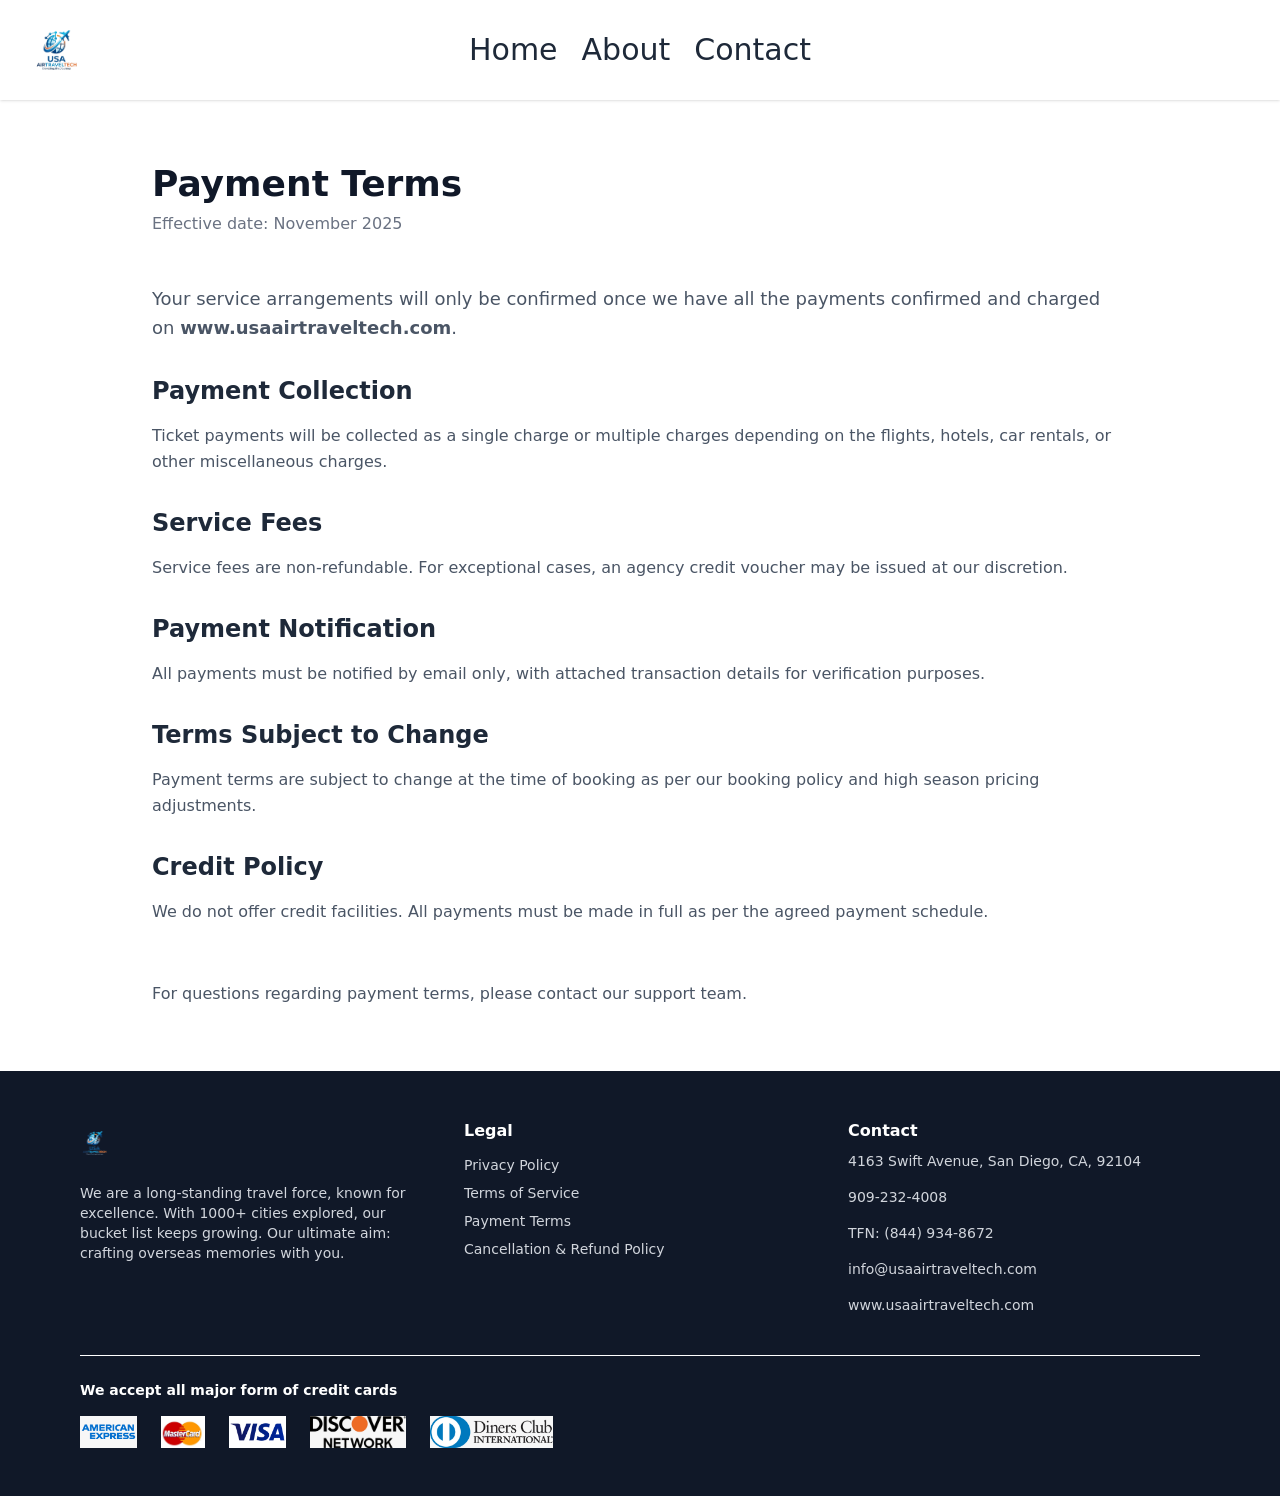
<file: payment-terms.html>
<!doctype html>
<html lang="en">
    <head>
        <meta charset="UTF-8" />
        <meta name="viewport" content="width=device-width, initial-scale=1.0" />
        <title>Payment Terms</title>
        <link href="css/output.css" rel="stylesheet" />
    </head>
    <body class="flex flex-col min-h-screen">
        <!-- Navbar -->
        <div
            class="top-0 left-0 w-full z-20 relative bg-white shadow-sm text-gray-800"
        >
            <div class="flex items-center justify-between px-6 py-4 md:hidden">
                <img src="images/US-logo2.png" alt="Logo" class="h-16 w-auto" />
                <button id="menu-btn" class="text-3xl focus:outline-none">
                    &#9776;
                </button>
            </div>
            <div
                id="mobile-menu"
                class="hidden md:hidden bg-white shadow-md px-6 py-4 space-y-4"
            >
                <ul class="flex flex-col text-black text-lg space-y-3">
                    <li>
                        <a href="index.html" class="hover:text-blue-600"
                            >Home</a
                        >
                    </li>
                    <li>
                        <a href="about.html" class="hover:text-blue-600"
                            >About</a
                        >
                    </li>
                    <li>
                        <a href="contact.html" class="hover:text-blue-600"
                            >Contact</a
                        >
                    </li>
                </ul>
                <button class="btn btn-primary w-full mt-3 open-booking">
                    Book Your Trip Now
                </button>
            </div>
            <div
                class="hidden md:flex items-center justify-center px-8 py-8 relative"
            >
                <div class="absolute left-8">
                    <img src="images/US-logo2.png" alt="Logo" class="h-20" />
                </div>
                <nav>
                    <ul class="flex space-x-6 text-lg text-gray-800">
                        <li>
                            <a
                                href="index.html"
                                class="hover:text-blue-600 text-3xl"
                                >Home</a
                            >
                        </li>
                        <li>
                            <a
                                href="about.html"
                                class="hover:text-blue-600 text-3xl"
                                >About</a
                            >
                        </li>
                        <li>
                            <a
                                href="contact.html"
                                class="hover:text-blue-600 text-3xl"
                                >Contact</a
                            >
                        </li>
                    </ul>
                </nav>
            </div>
            <div
                id="booking-modal"
                class="hidden fixed inset-0 bg-black bg-opacity-50 flex items-center justify-center z-50"
            >
                <div
                    class="bg-white rounded-2xl shadow-lg p-6 w-11/12 max-w-md relative"
                >
                    <button
                        id="close-booking"
                        class="absolute top-2 right-3 text-2xl font-bold text-gray-500 hover:text-gray-700"
                    >
                        &times;
                    </button>
                    <h2 class="text-2xl font-semibold text-center mb-4">
                        Book Your Trip
                    </h2>
                    <form id="booking-form" class="space-y-4">
                        <input
                            type="text"
                            placeholder="Full Name"
                            class="w-full border rounded-lg px-3 py-2"
                            required
                        />
                        <input
                            type="email"
                            placeholder="Email"
                            class="w-full border rounded-lg px-3 py-2"
                            required
                        />
                        <input
                            type="tel"
                            placeholder="Phone"
                            class="w-full border rounded-lg px-3 py-2"
                            required
                        />
                        <input
                            type="text"
                            placeholder="From"
                            class="w-full border rounded-lg px-3 py-2"
                            required
                        />
                        <input
                            type="text"
                            placeholder="To"
                            class="w-full border rounded-lg px-3 py-2"
                            required
                        />
                        <button
                            type="submit"
                            class="w-full bg-blue-600 text-white py-2 rounded-lg hover:bg-blue-700"
                        >
                            Submit
                        </button>
                    </form>
                </div>
            </div>
        </div>

        <main class="grow">
            <div class="max-w-5xl mx-auto px-6 py-16 space-y-8">
                <header class="mb-12">
                    <h1 class="text-4xl font-bold text-gray-900 mb-2">
                        Payment Terms
                    </h1>
                    <p class="text-gray-500">Effective date: November 2025</p>
                </header>
                <section class="space-y-4">
                    <p class="text-lg text-gray-600 leading-relaxed">
                        Your service arrangements will only be confirmed once we
                        have all the payments confirmed and charged on
                        <span class="font-bold"
                            >www.usaairtraveltech.com</span
                        >.
                    </p>
                </section>
                <section class="space-y-4">
                    <h2 class="text-2xl font-semibold text-gray-800">
                        Payment Collection
                    </h2>
                    <p class="text-gray-600 leading-relaxed">
                        Ticket payments will be collected as a single charge or
                        multiple charges depending on the flights, hotels, car
                        rentals, or other miscellaneous charges.
                    </p>
                </section>
                <section class="space-y-4">
                    <h2 class="text-2xl font-semibold text-gray-800">
                        Service Fees
                    </h2>
                    <p class="text-gray-600 leading-relaxed">
                        Service fees are non-refundable. For exceptional cases,
                        an agency credit voucher may be issued at our
                        discretion.
                    </p>
                </section>
                <section class="space-y-4">
                    <h2 class="text-2xl font-semibold text-gray-800">
                        Payment Notification
                    </h2>
                    <p class="text-gray-600 leading-relaxed">
                        All payments must be notified by email only, with
                        attached transaction details for verification purposes.
                    </p>
                </section>
                <section class="space-y-4">
                    <h2 class="text-2xl font-semibold text-gray-800">
                        Terms Subject to Change
                    </h2>
                    <p class="text-gray-600 leading-relaxed">
                        Payment terms are subject to change at the time of
                        booking as per our booking policy and high season
                        pricing adjustments.
                    </p>
                </section>
                <section class="space-y-4">
                    <h2 class="text-2xl font-semibold text-gray-800">
                        Credit Policy
                    </h2>
                    <p class="text-gray-600 leading-relaxed">
                        We do not offer credit facilities. All payments must be
                        made in full as per the agreed payment schedule.
                    </p>
                </section>
                <section class="pt-6">
                    <p class="text-gray-600 leading-relaxed">
                        For questions regarding payment terms, please contact
                        our support team.
                    </p>
                </section>
            </div>
        </main>

        <!-- Footer -->
        <footer class="bg-gray-900 text-white px-6 md:px-20 py-12">
            <div class="grid grid-cols-1 md:grid-cols-3 gap-8">
                <div class="space-y-4">
                    <img
                        src="images/US-logo2.png"
                        alt="Logo"
                        class="h-12 w-auto"
                        loading="lazy"
                    />
                    <p class="text-gray-300 text-sm">
                        We are a long-standing travel force, known for
                        excellence. With 1000+ cities explored, our bucket list
                        keeps growing. Our ultimate aim: crafting overseas
                        memories with you.
                    </p>
                </div>
                <div>
                    <h3 class="font-semibold mb-3">Legal</h3>
                    <ul class="space-y-2 text-gray-300 text-sm">
                        <li>
                            <a href="privacy.html" class="hover:text-blue-400"
                                >Privacy Policy</a
                            >
                        </li>
                        <li>
                            <a href="terms.html" class="hover:text-blue-400"
                                >Terms of Service</a
                            >
                        </li>
                        <li>
                            <a
                                href="payment-terms.html"
                                class="hover:text-blue-400"
                                >Payment Terms</a
                            >
                        </li>
                        <li>
                            <a
                                href="cancellation-refund-policy.html"
                                class="hover:text-blue-400"
                                >Cancellation & Refund Policy</a
                            >
                        </li>
                    </ul>
                </div>
                <div class="space-y-4">
                    <h3 class="font-semibold mb-2">Contact</h3>
                    <p
                        class="text-gray-300 text-sm hover:text-blue-400 cursor-pointer"
                    >
                        4163 Swift Avenue, San Diego, CA, 92104
                    </p>
                    <p
                        class="text-gray-300 text-sm hover:text-blue-400 cursor-pointer"
                    >
                        909-232-4008
                    </p>
                    <p
                        class="text-gray-300 text-sm hover:text-blue-400 cursor-pointer"
                    >
                        TFN: (844) 934-8672
                    </p>
                    <p
                        class="text-gray-300 text-sm hover:text-blue-400 cursor-pointer"
                    >
                        info@usaairtraveltech.com
                    </p>
                    <p
                        class="text-gray-300 text-sm hover:text-blue-400 cursor-pointer"
                    >
                        www.usaairtraveltech.com
                    </p>
                </div>
            </div>
            <div class="mt-10 border-t border-gray-800 pt-6">
                <p class="text-sm font-semibold text-white mb-4">
                    We accept all major form of credit cards
                </p>
                <div class="flex flex-wrap items-center gap-6">
                    <img
                        src="images/amex.jpeg"
                        alt="American Express"
                        class="h-8 md:h-10 w-auto"
                        loading="lazy"
                    />
                    <img
                        src="images/master-card.jpeg"
                        alt="Mastercard"
                        class="h-8 md:h-10 w-auto"
                        loading="lazy"
                    />
                    <img
                        src="images/visa.jpeg"
                        alt="Visa"
                        class="h-8 md:h-10 w-auto"
                        loading="lazy"
                    />
                    <img
                        src="images/dn.jpeg"
                        alt="Discover Network"
                        class="h-8 md:h-10 w-auto"
                        loading="lazy"
                    />
                    <img
                        src="images/dci.jpeg"
                        alt="Diners Club International"
                        class="h-8 md:h-10 w-auto"
                        loading="lazy"
                    />
                </div>
            </div>
        </footer>

        <script src="js/main.js"></script>
    </body>
</html>
</file>
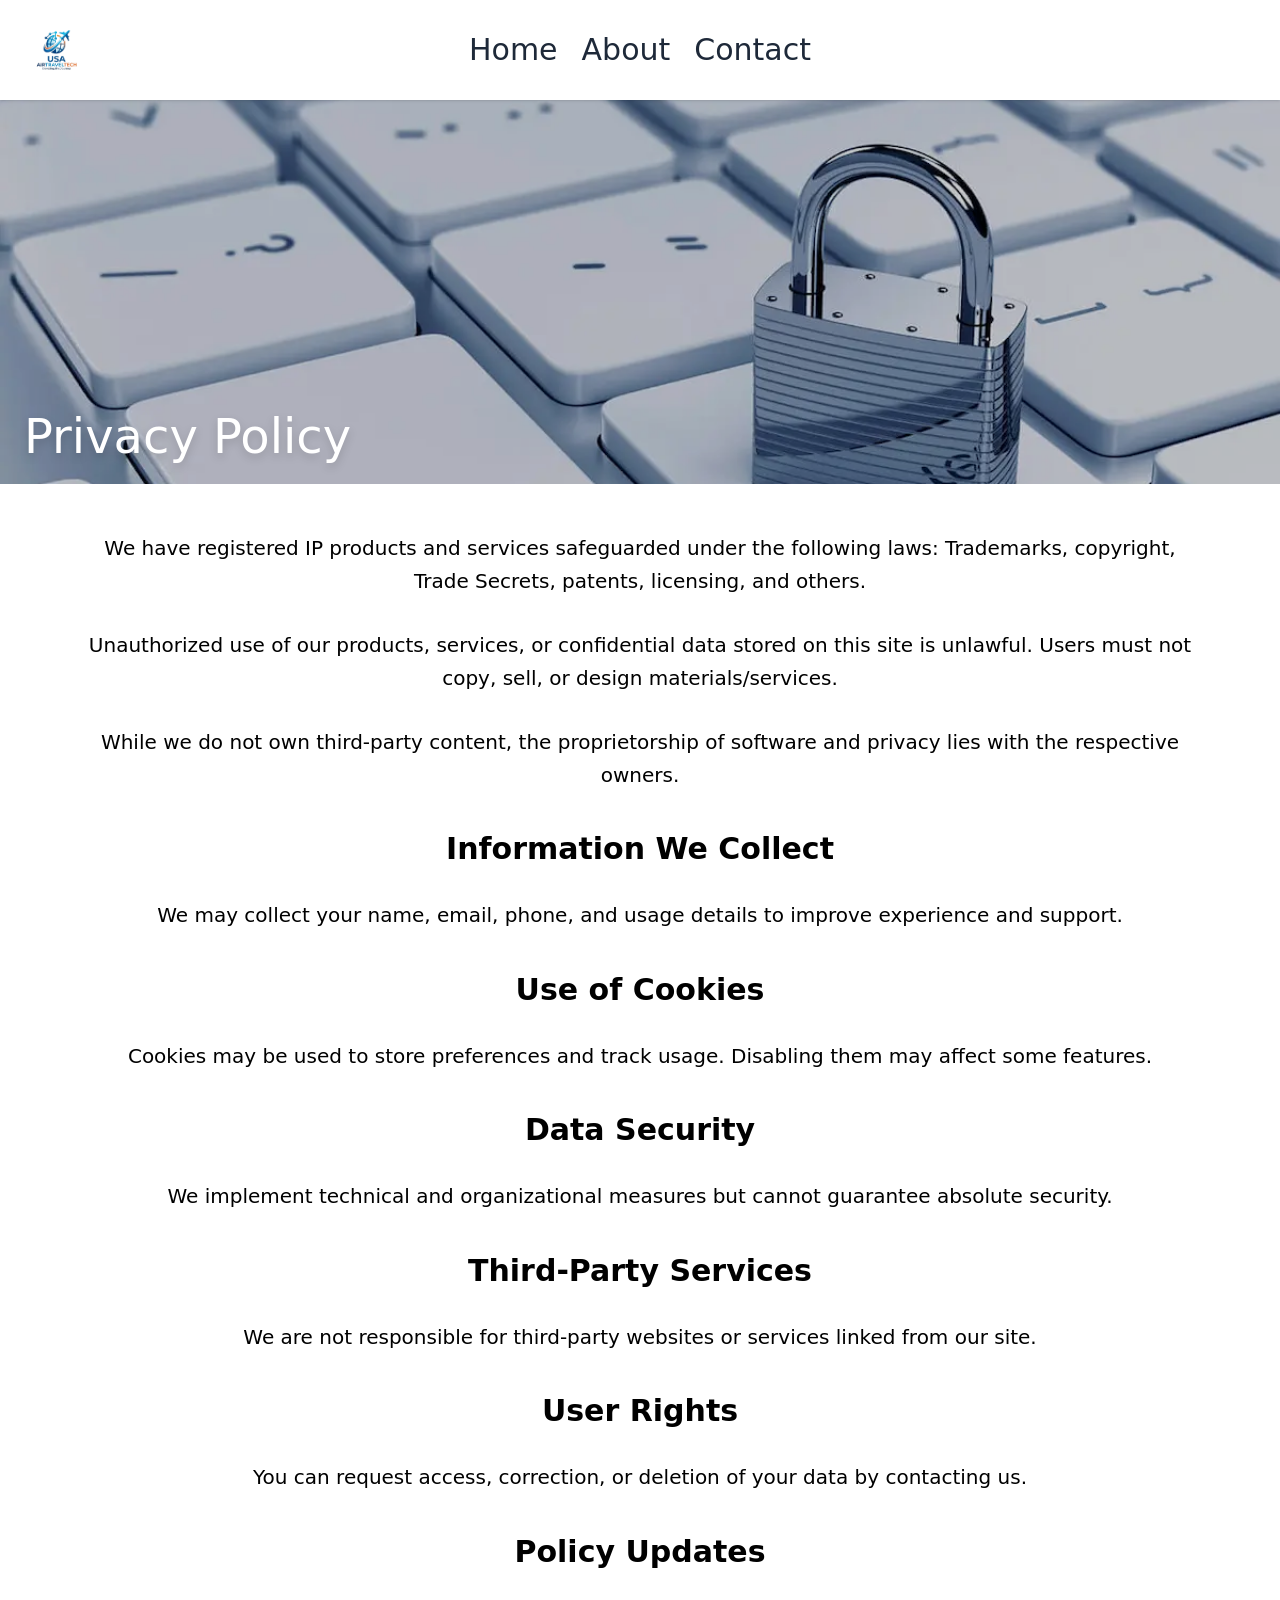
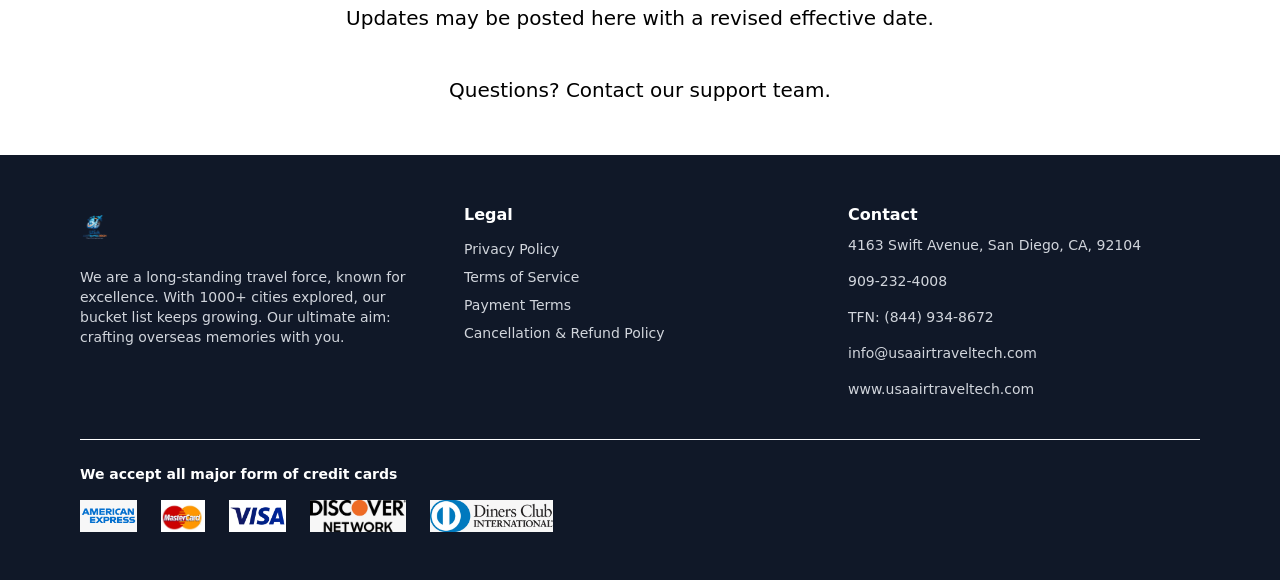
<file: privacy.html>
<!doctype html>
<html lang="en">
    <head>
        <meta charset="UTF-8" />
        <meta name="viewport" content="width=device-width, initial-scale=1.0" />
        <title>Privacy Policy</title>
        <link href="css/output.css" rel="stylesheet" />
    </head>
    <body class="flex flex-col min-h-screen">
        <!-- Navbar -->
        <div
            class="top-0 left-0 w-full z-20 relative bg-white shadow-sm text-gray-800"
        >
            <div class="flex items-center justify-between px-6 py-4 md:hidden">
                <img src="images/US-logo2.png" alt="Logo" class="h-16 w-auto" />
                <button id="menu-btn" class="text-3xl focus:outline-none">
                    &#9776;
                </button>
            </div>
            <div
                id="mobile-menu"
                class="hidden md:hidden bg-white shadow-md px-6 py-4 space-y-4"
            >
                <ul class="flex flex-col text-black text-lg space-y-3">
                    <li>
                        <a href="index.html" class="hover:text-blue-600"
                            >Home</a
                        >
                    </li>
                    <li>
                        <a href="about.html" class="hover:text-blue-600"
                            >About</a
                        >
                    </li>
                    <li>
                        <a href="contact.html" class="hover:text-blue-600"
                            >Contact</a
                        >
                    </li>
                </ul>
                <button class="btn btn-primary w-full mt-3 open-booking">
                    Book Your Trip Now
                </button>
            </div>
            <div
                class="hidden md:flex items-center justify-center px-8 py-8 relative"
            >
                <div class="absolute left-8">
                    <img src="images/US-logo2.png" alt="Logo" class="h-20" />
                </div>
                <nav>
                    <ul class="flex space-x-6 text-lg text-gray-800">
                        <li>
                            <a
                                href="index.html"
                                class="hover:text-blue-600 text-3xl"
                                >Home</a
                            >
                        </li>
                        <li>
                            <a
                                href="about.html"
                                class="hover:text-blue-600 text-3xl"
                                >About</a
                            >
                        </li>
                        <li>
                            <a
                                href="contact.html"
                                class="hover:text-blue-600 text-3xl"
                                >Contact</a
                            >
                        </li>
                    </ul>
                </nav>
            </div>
            <div
                id="booking-modal"
                class="hidden fixed inset-0 bg-black bg-opacity-50 flex items-center justify-center z-50"
            >
                <div
                    class="bg-white rounded-2xl shadow-lg p-6 w-11/12 max-w-md relative"
                >
                    <button
                        id="close-booking"
                        class="absolute top-2 right-3 text-2xl font-bold text-gray-500 hover:text-gray-700"
                    >
                        &times;
                    </button>
                    <h2 class="text-2xl font-semibold text-center mb-4">
                        Book Your Trip
                    </h2>
                    <form id="booking-form" class="space-y-4">
                        <input
                            type="text"
                            placeholder="Full Name"
                            class="w-full border rounded-lg px-3 py-2"
                            required
                        />
                        <input
                            type="email"
                            placeholder="Email"
                            class="w-full border rounded-lg px-3 py-2"
                            required
                        />
                        <input
                            type="tel"
                            placeholder="Phone"
                            class="w-full border rounded-lg px-3 py-2"
                            required
                        />
                        <input
                            type="text"
                            placeholder="From"
                            class="w-full border rounded-lg px-3 py-2"
                            required
                        />
                        <input
                            type="text"
                            placeholder="To"
                            class="w-full border rounded-lg px-3 py-2"
                            required
                        />
                        <button
                            type="submit"
                            class="w-full bg-blue-600 text-white py-2 rounded-lg hover:bg-blue-700"
                        >
                            Submit
                        </button>
                    </form>
                </div>
            </div>
        </div>

        <main class="grow">
            <!-- Hero Section -->
            <div
                class="relative h-96 bg-cover bg-center"
                style="background-image: url(&quot;images/lock.webp&quot;)"
            >
                <div class="absolute inset-0 bg-black/20"></div>
                <div class="absolute bottom-6 left-6 text-white max-w-md">
                    <h1 class="text-5xl font-medium drop-shadow-lg">
                        Privacy Policy
                    </h1>
                </div>
            </div>
            <!-- Privacy text -->
            <div
                class="text-center text-xl px-6 md:px-20 space-y-8 py-12 leading-relaxed"
            >
                <p>
                    We have registered IP products and services safeguarded
                    under the following laws: Trademarks, copyright, Trade
                    Secrets, patents, licensing, and others.
                </p>
                <p>
                    Unauthorized use of our products, services, or confidential
                    data stored on this site is unlawful. Users must not copy,
                    sell, or design materials/services.
                </p>
                <p>
                    While we do not own third-party content, the proprietorship
                    of software and privacy lies with the respective owners.
                </p>
                <h2 class="text-3xl font-semibold mt-10">
                    Information We Collect
                </h2>
                <p>
                    We may collect your name, email, phone, and usage details to
                    improve experience and support.
                </p>
                <h2 class="text-3xl font-semibold mt-10">Use of Cookies</h2>
                <p>
                    Cookies may be used to store preferences and track usage.
                    Disabling them may affect some features.
                </p>
                <h2 class="text-3xl font-semibold mt-10">Data Security</h2>
                <p>
                    We implement technical and organizational measures but
                    cannot guarantee absolute security.
                </p>
                <h2 class="text-3xl font-semibold mt-10">
                    Third-Party Services
                </h2>
                <p>
                    We are not responsible for third-party websites or services
                    linked from our site.
                </p>
                <h2 class="text-3xl font-semibold mt-10">User Rights</h2>
                <p>
                    You can request access, correction, or deletion of your data
                    by contacting us.
                </p>
                <h2 class="text-3xl font-semibold mt-10">Policy Updates</h2>
                <p>Updates may be posted here with a revised effective date.</p>
                <p class="font-medium mt-10">
                    Questions? Contact our support team.
                </p>
            </div>
        </main>

        <!-- Footer -->
        <footer class="bg-gray-900 text-white px-6 md:px-20 py-12">
            <div class="grid grid-cols-1 md:grid-cols-3 gap-8">
                <div class="space-y-4">
                    <img
                        src="images/US-logo2.png"
                        alt="Logo"
                        class="h-12 w-auto "
                        loading="lazy"
                    />
                    <p class="text-gray-300 text-sm">
                        We are a long-standing travel force, known for
                        excellence. With 1000+ cities explored, our bucket list
                        keeps growing. Our ultimate aim: crafting overseas
                        memories with you.
                    </p>
                </div>
                <div>
                    <h3 class="font-semibold mb-3">Legal</h3>
                    <ul class="space-y-2 text-gray-300 text-sm">
                        <li>
                            <a href="privacy.html" class="hover:text-blue-400"
                                >Privacy Policy</a
                            >
                        </li>
                        <li>
                            <a href="terms.html" class="hover:text-blue-400"
                                >Terms of Service</a
                            >
                        </li>
                        <li>
                            <a
                                href="payment-terms.html"
                                class="hover:text-blue-400"
                                >Payment Terms</a
                            >
                        </li>
                        <li>
                            <a
                                href="cancellation-refund-policy.html"
                                class="hover:text-blue-400"
                                >Cancellation & Refund Policy</a
                            >
                        </li>
                    </ul>
                </div>
                <div class="space-y-4">
                    <h3 class="font-semibold mb-2">Contact</h3>
                    <p
                        class="text-gray-300 text-sm hover:text-blue-400 cursor-pointer"
                    >
                        4163 Swift Avenue, San Diego, CA, 92104
                    </p>
                    <p
                        class="text-gray-300 text-sm hover:text-blue-400 cursor-pointer"
                    >
                        909-232-4008
                    </p>
                    <p
                        class="text-gray-300 text-sm hover:text-blue-400 cursor-pointer"
                    >
                        TFN: (844) 934-8672
                    </p>
                    <p
                        class="text-gray-300 text-sm hover:text-blue-400 cursor-pointer"
                    >
                        info@usaairtraveltech.com
                    </p>
                    <p
                        class="text-gray-300 text-sm hover:text-blue-400 cursor-pointer"
                    >
                        www.usaairtraveltech.com
                    </p>
                </div>
            </div>
            <div class="mt-10 border-t border-gray-800 pt-6">
                <p class="text-sm font-semibold text-white mb-4">
                    We accept all major form of credit cards
                </p>
                <div class="flex flex-wrap items-center gap-6">
                    <img
                        src="images/amex.jpeg"
                        alt="American Express"
                        class="h-8 md:h-10 w-auto"
                        loading="lazy"
                    />
                    <img
                        src="images/master-card.jpeg"
                        alt="Mastercard"
                        class="h-8 md:h-10 w-auto"
                        loading="lazy"
                    />
                    <img
                        src="images/visa.jpeg"
                        alt="Visa"
                        class="h-8 md:h-10 w-auto"
                        loading="lazy"
                    />
                    <img
                        src="images/dn.jpeg"
                        alt="Discover Network"
                        class="h-8 md:h-10 w-auto"
                        loading="lazy"
                    />
                    <img
                        src="images/dci.jpeg"
                        alt="Diners Club International"
                        class="h-8 md:h-10 w-auto"
                        loading="lazy"
                    />
                </div>
            </div>
        </footer>

        <script src="js/main.js"></script>
    </body>
</html>
</file>
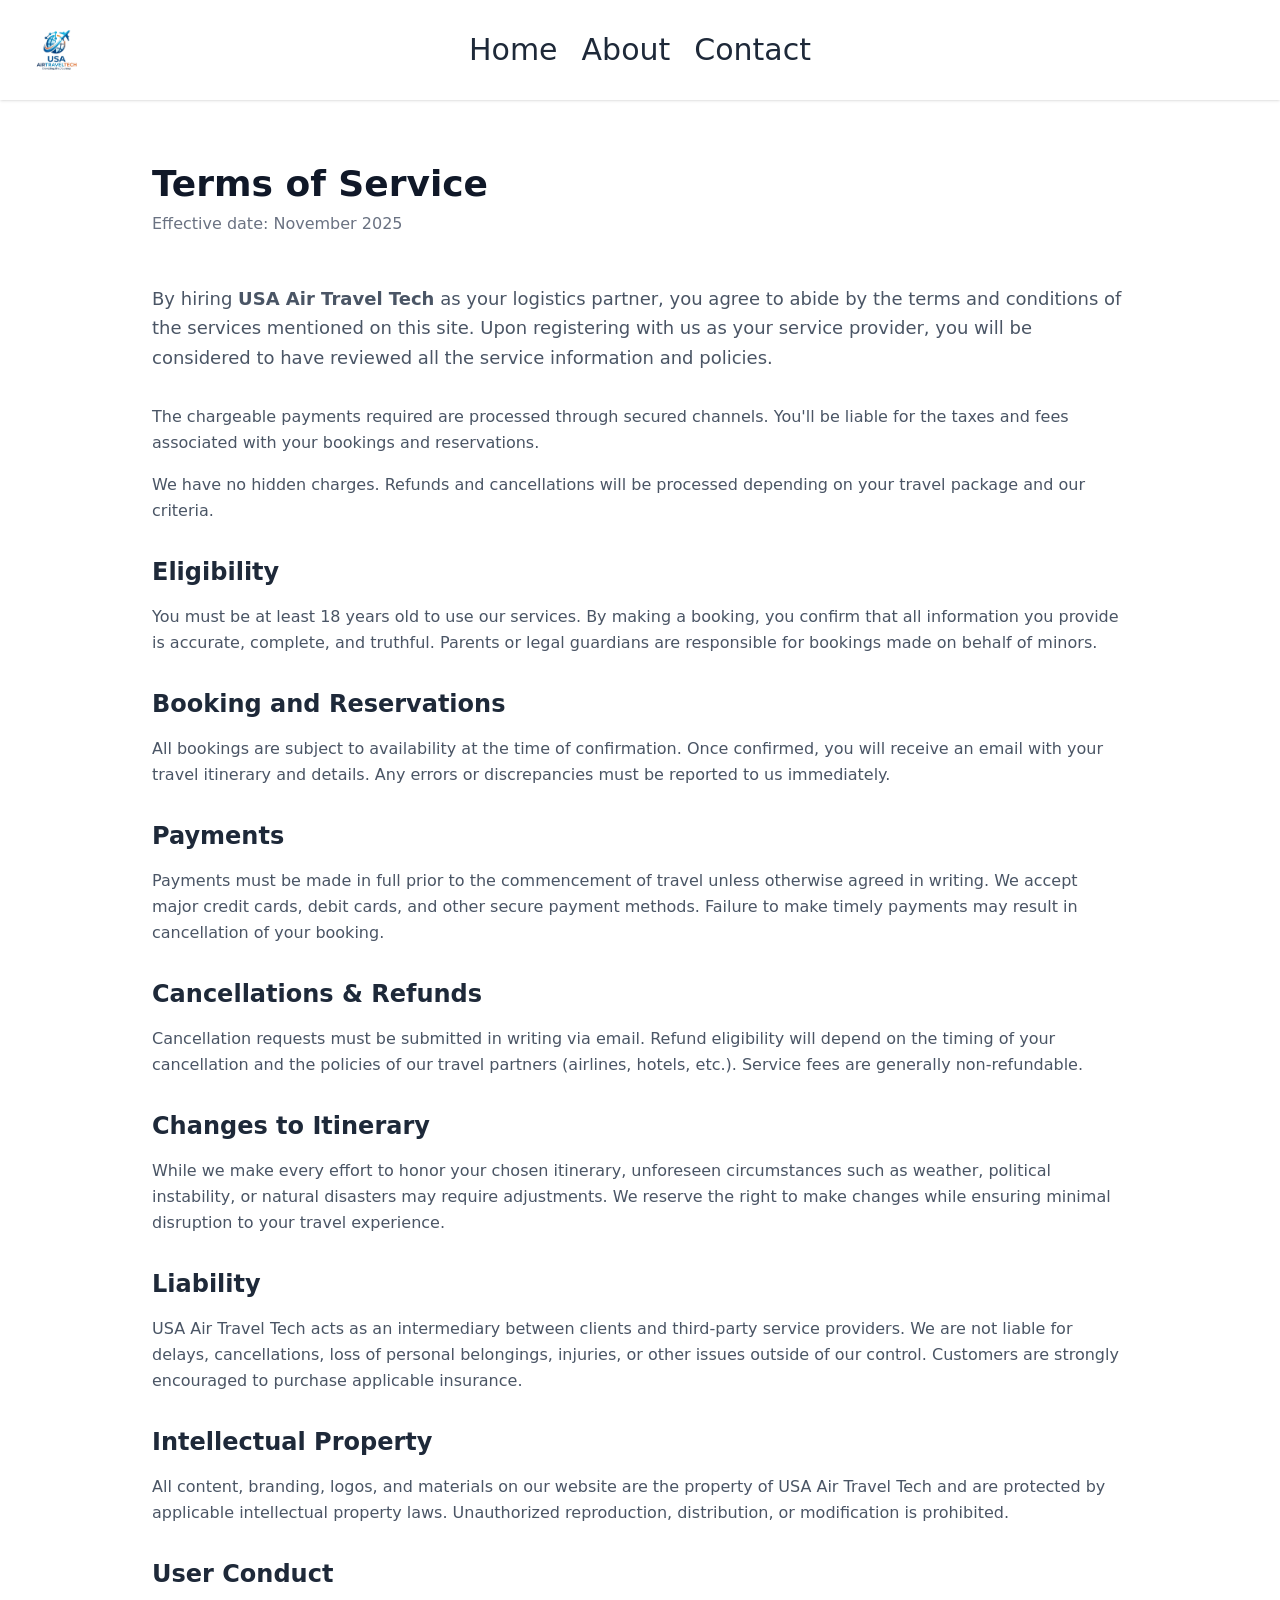
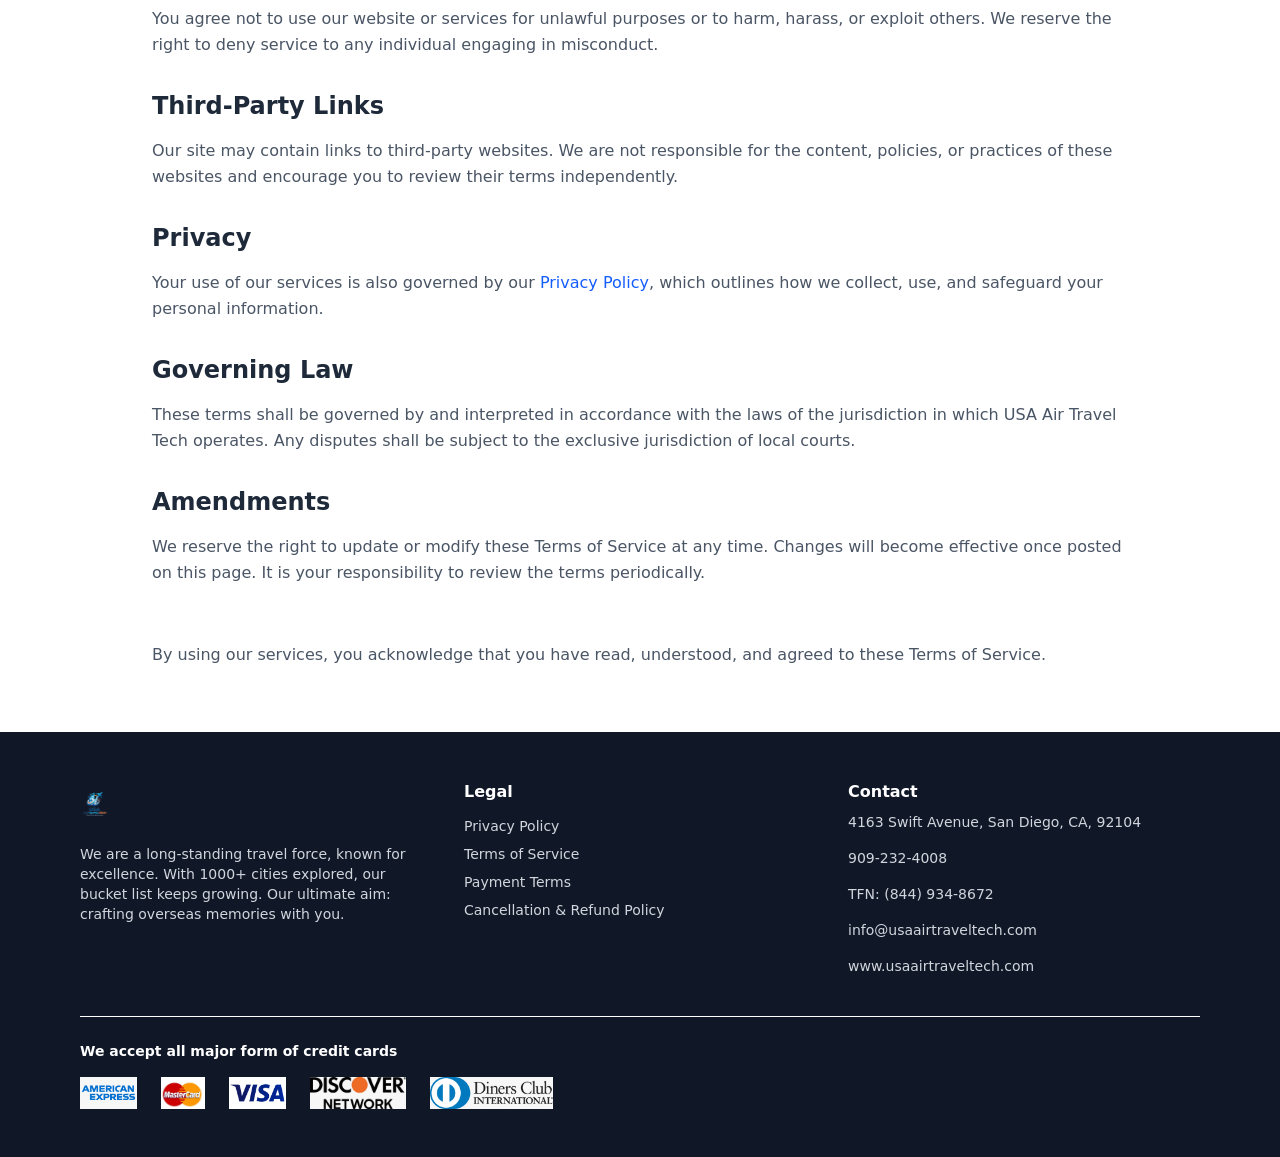
<file: terms.html>
<!doctype html>
<html lang="en">
    <head>
        <meta charset="UTF-8" />
        <meta name="viewport" content="width=device-width, initial-scale=1.0" />
        <title>Terms of Service</title>
        <link href="css/output.css" rel="stylesheet" />
    </head>
    <body class="flex flex-col min-h-screen">
        <!-- Navbar -->
        <div
            class="top-0 left-0 w-full z-20 relative bg-white shadow-sm text-gray-800"
        >
            <div class="flex items-center justify-between px-6 py-4 md:hidden">
                <img src="images/US-logo2.png" alt="Logo" class="h-16 w-auto" />
                <button id="menu-btn" class="text-3xl focus:outline-none">
                    &#9776;
                </button>
            </div>
            <div
                id="mobile-menu"
                class="hidden md:hidden bg-white shadow-md px-6 py-4 space-y-4"
            >
                <ul class="flex flex-col text-black text-lg space-y-3">
                    <li>
                        <a href="index.html" class="hover:text-blue-600"
                            >Home</a
                        >
                    </li>
                    <li>
                        <a href="about.html" class="hover:text-blue-600"
                            >About</a
                        >
                    </li>
                    <li>
                        <a href="contact.html" class="hover:text-blue-600"
                            >Contact</a
                        >
                    </li>
                </ul>
                <button class="btn btn-primary w-full mt-3 open-booking">
                    Book Your Trip Now
                </button>
            </div>
            <div
                class="hidden md:flex items-center justify-center px-8 py-8 relative"
            >
                <div class="absolute left-8">
                    <img src="images/US-logo2.png" alt="Logo" class="h-20" />
                </div>
                <nav>
                    <ul class="flex space-x-6 text-lg text-gray-800">
                        <li>
                            <a
                                href="index.html"
                                class="hover:text-blue-600 text-3xl"
                                >Home</a
                            >
                        </li>
                        <li>
                            <a
                                href="about.html"
                                class="hover:text-blue-600 text-3xl"
                                >About</a
                            >
                        </li>
                        <li>
                            <a
                                href="contact.html"
                                class="hover:text-blue-600 text-3xl"
                                >Contact</a
                            >
                        </li>
                    </ul>
                </nav>
            </div>
            <div
                id="booking-modal"
                class="hidden fixed inset-0 bg-black bg-opacity-50 flex items-center justify-center z-50"
            >
                <div
                    class="bg-white rounded-2xl shadow-lg p-6 w-11/12 max-w-md relative"
                >
                    <button
                        id="close-booking"
                        class="absolute top-2 right-3 text-2xl font-bold text-gray-500 hover:text-gray-700"
                    >
                        &times;
                    </button>
                    <h2 class="text-2xl font-semibold text-center mb-4">
                        Book Your Trip
                    </h2>
                    <form id="booking-form" class="space-y-4">
                        <input
                            type="text"
                            placeholder="Full Name"
                            class="w-full border rounded-lg px-3 py-2"
                            required
                        />
                        <input
                            type="email"
                            placeholder="Email"
                            class="w-full border rounded-lg px-3 py-2"
                            required
                        />
                        <input
                            type="tel"
                            placeholder="Phone"
                            class="w-full border rounded-lg px-3 py-2"
                            required
                        />
                        <input
                            type="text"
                            placeholder="From"
                            class="w-full border rounded-lg px-3 py-2"
                            required
                        />
                        <input
                            type="text"
                            placeholder="To"
                            class="w-full border rounded-lg px-3 py-2"
                            required
                        />
                        <button
                            type="submit"
                            class="w-full bg-blue-600 text-white py-2 rounded-lg hover:bg-blue-700"
                        >
                            Submit
                        </button>
                    </form>
                </div>
            </div>
        </div>

        <main class="grow">
            <div class="max-w-5xl mx-auto px-6 py-16 space-y-8">
                <header class="mb-12">
                    <h1 class="text-4xl font-bold text-gray-900 mb-2">
                        Terms of Service
                    </h1>
                    <p class="text-gray-500">Effective date: November 2025</p>
                </header>

                <section class="space-y-4">
                    <p class="text-lg text-gray-600 leading-relaxed">
                        By hiring
                        <span class="font-bold">USA Air Travel Tech</span> as
                        your logistics partner, you agree to abide by the terms
                        and conditions of the services mentioned on this site.
                        Upon registering with us as your service provider, you
                        will be considered to have reviewed all the service
                        information and policies.
                    </p>
                </section>

                <section class="space-y-4">
                    <p class="text-gray-600 leading-relaxed">
                        The chargeable payments required are processed through
                        secured channels. You'll be liable for the taxes and
                        fees associated with your bookings and reservations.
                    </p>
                    <p class="text-gray-600 leading-relaxed">
                        We have no hidden charges. Refunds and cancellations
                        will be processed depending on your travel package and
                        our criteria.
                    </p>
                </section>

                <section class="space-y-4">
                    <h2 class="text-2xl font-semibold text-gray-800">
                        Eligibility
                    </h2>
                    <p class="text-gray-600 leading-relaxed">
                        You must be at least 18 years old to use our services.
                        By making a booking, you confirm that all information
                        you provide is accurate, complete, and truthful. Parents
                        or legal guardians are responsible for bookings made on
                        behalf of minors.
                    </p>
                </section>

                <section class="space-y-4">
                    <h2 class="text-2xl font-semibold text-gray-800">
                        Booking and Reservations
                    </h2>
                    <p class="text-gray-600 leading-relaxed">
                        All bookings are subject to availability at the time of
                        confirmation. Once confirmed, you will receive an email
                        with your travel itinerary and details. Any errors or
                        discrepancies must be reported to us immediately.
                    </p>
                </section>

                <section class="space-y-4">
                    <h2 class="text-2xl font-semibold text-gray-800">
                        Payments
                    </h2>
                    <p class="text-gray-600 leading-relaxed">
                        Payments must be made in full prior to the commencement
                        of travel unless otherwise agreed in writing. We accept
                        major credit cards, debit cards, and other secure
                        payment methods. Failure to make timely payments may
                        result in cancellation of your booking.
                    </p>
                </section>

                <section class="space-y-4">
                    <h2 class="text-2xl font-semibold text-gray-800">
                        Cancellations & Refunds
                    </h2>
                    <p class="text-gray-600 leading-relaxed">
                        Cancellation requests must be submitted in writing via
                        email. Refund eligibility will depend on the timing of
                        your cancellation and the policies of our travel
                        partners (airlines, hotels, etc.). Service fees are
                        generally non-refundable.
                    </p>
                </section>

                <section class="space-y-4">
                    <h2 class="text-2xl font-semibold text-gray-800">
                        Changes to Itinerary
                    </h2>
                    <p class="text-gray-600 leading-relaxed">
                        While we make every effort to honor your chosen
                        itinerary, unforeseen circumstances such as weather,
                        political instability, or natural disasters may require
                        adjustments. We reserve the right to make changes while
                        ensuring minimal disruption to your travel experience.
                    </p>
                </section>

                <section class="space-y-4">
                    <h2 class="text-2xl font-semibold text-gray-800">
                        Liability
                    </h2>
                    <p class="text-gray-600 leading-relaxed">
                        USA Air Travel Tech acts as an intermediary between
                        clients and third-party service providers. We are not
                        liable for delays, cancellations, loss of personal
                        belongings, injuries, or other issues outside of our
                        control. Customers are strongly encouraged to purchase
                        applicable insurance.
                    </p>
                </section>

                <section class="space-y-4">
                    <h2 class="text-2xl font-semibold text-gray-800">
                        Intellectual Property
                    </h2>
                    <p class="text-gray-600 leading-relaxed">
                        All content, branding, logos, and materials on our
                        website are the property of USA Air Travel Tech and are
                        protected by applicable intellectual property laws.
                        Unauthorized reproduction, distribution, or modification
                        is prohibited.
                    </p>
                </section>

                <section class="space-y-4">
                    <h2 class="text-2xl font-semibold text-gray-800">
                        User Conduct
                    </h2>
                    <p class="text-gray-600 leading-relaxed">
                        You agree not to use our website or services for
                        unlawful purposes or to harm, harass, or exploit others.
                        We reserve the right to deny service to any individual
                        engaging in misconduct.
                    </p>
                </section>

                <section class="space-y-4">
                    <h2 class="text-2xl font-semibold text-gray-800">
                        Third-Party Links
                    </h2>
                    <p class="text-gray-600 leading-relaxed">
                        Our site may contain links to third-party websites. We
                        are not responsible for the content, policies, or
                        practices of these websites and encourage you to review
                        their terms independently.
                    </p>
                </section>

                <section class="space-y-4">
                    <h2 class="text-2xl font-semibold text-gray-800">
                        Privacy
                    </h2>
                    <p class="text-gray-600 leading-relaxed">
                        Your use of our services is also governed by our
                        <a
                            href="privacy.html"
                            class="text-blue-600 hover:underline"
                            >Privacy Policy</a
                        >, which outlines how we collect, use, and safeguard
                        your personal information.
                    </p>
                </section>

                <section class="space-y-4">
                    <h2 class="text-2xl font-semibold text-gray-800">
                        Governing Law
                    </h2>
                    <p class="text-gray-600 leading-relaxed">
                        These terms shall be governed by and interpreted in
                        accordance with the laws of the jurisdiction in which
                        USA Air Travel Tech operates. Any disputes shall be
                        subject to the exclusive jurisdiction of local courts.
                    </p>
                </section>

                <section class="space-y-4">
                    <h2 class="text-2xl font-semibold text-gray-800">
                        Amendments
                    </h2>
                    <p class="text-gray-600 leading-relaxed">
                        We reserve the right to update or modify these Terms of
                        Service at any time. Changes will become effective once
                        posted on this page. It is your responsibility to review
                        the terms periodically.
                    </p>
                </section>

                <section class="pt-6">
                    <p class="text-gray-600 leading-relaxed font-medium">
                        By using our services, you acknowledge that you have
                        read, understood, and agreed to these Terms of Service.
                    </p>
                </section>
            </div>
        </main>

        <!-- Footer -->
        <footer class="bg-gray-900 text-white px-6 md:px-20 py-12">
            <div class="grid grid-cols-1 md:grid-cols-3 gap-8">
                <div class="space-y-4">
                    <img
                        src="images/US-logo2.png"
                        alt="Logo"
                        class="h-12 w-auto "
                        loading="lazy"
                    />
                    <p class="text-gray-300 text-sm">
                        We are a long-standing travel force, known for
                        excellence. With 1000+ cities explored, our bucket list
                        keeps growing. Our ultimate aim: crafting overseas
                        memories with you.
                    </p>
                </div>
                <div>
                    <h3 class="font-semibold mb-3">Legal</h3>
                    <ul class="space-y-2 text-gray-300 text-sm">
                        <li>
                            <a href="privacy.html" class="hover:text-blue-400"
                                >Privacy Policy</a
                            >
                        </li>
                        <li>
                            <a href="terms.html" class="hover:text-blue-400"
                                >Terms of Service</a
                            >
                        </li>
                        <li>
                            <a
                                href="payment-terms.html"
                                class="hover:text-blue-400"
                                >Payment Terms</a
                            >
                        </li>
                        <li>
                            <a
                                href="cancellation-refund-policy.html"
                                class="hover:text-blue-400"
                                >Cancellation & Refund Policy</a
                            >
                        </li>
                    </ul>
                </div>
                <div class="space-y-4">
                    <h3 class="font-semibold mb-2">Contact</h3>
                    <p
                        class="text-gray-300 text-sm hover:text-blue-400 cursor-pointer"
                    >
                        4163 Swift Avenue, San Diego, CA, 92104
                    </p>
                    <p
                        class="text-gray-300 text-sm hover:text-blue-400 cursor-pointer"
                    >
                        909-232-4008
                    </p>
                    <p
                        class="text-gray-300 text-sm hover:text-blue-400 cursor-pointer"
                    >
                        TFN: (844) 934-8672
                    </p>
                    <p
                        class="text-gray-300 text-sm hover:text-blue-400 cursor-pointer"
                    >
                        info@usaairtraveltech.com
                    </p>
                    <p
                        class="text-gray-300 text-sm hover:text-blue-400 cursor-pointer"
                    >
                        www.usaairtraveltech.com
                    </p>
                </div>
            </div>
            <div class="mt-10 border-t border-gray-800 pt-6">
                <p class="text-sm font-semibold text-white mb-4">
                    We accept all major form of credit cards
                </p>
                <div class="flex flex-wrap items-center gap-6">
                    <img
                        src="images/amex.jpeg"
                        alt="American Express"
                        class="h-8 md:h-10 w-auto"
                        loading="lazy"
                    />
                    <img
                        src="images/master-card.jpeg"
                        alt="Mastercard"
                        class="h-8 md:h-10 w-auto"
                        loading="lazy"
                    />
                    <img
                        src="images/visa.jpeg"
                        alt="Visa"
                        class="h-8 md:h-10 w-auto"
                        loading="lazy"
                    />
                    <img
                        src="images/dn.jpeg"
                        alt="Discover Network"
                        class="h-8 md:h-10 w-auto"
                        loading="lazy"
                    />
                    <img
                        src="images/dci.jpeg"
                        alt="Diners Club International"
                        class="h-8 md:h-10 w-auto"
                        loading="lazy"
                    />
                </div>
            </div>
        </footer>

        <script src="js/main.js"></script>
    </body>
</html>
</file>
<file: css/output.css>
/*! tailwindcss v4.1.17 | MIT License | https://tailwindcss.com */

@layer properties{@supports (((-webkit-hyphens:none)) and (not (margin-trim:inline))) or ((-moz-orient:inline) and (not (color:rgb(from red r g b)))){*,:before,:after,::backdrop{--tw-rotate-x:initial;--tw-rotate-y:initial;--tw-rotate-z:initial;--tw-skew-x:initial;--tw-skew-y:initial;--tw-space-y-reverse:0;--tw-space-x-reverse:0;--tw-border-style:solid;--tw-gradient-position:initial;--tw-gradient-from:#0000;--tw-gradient-via:#0000;--tw-gradient-to:#0000;--tw-gradient-stops:initial;--tw-gradient-via-stops:initial;--tw-gradient-from-position:0%;--tw-gradient-via-position:50%;--tw-gradient-to-position:100%;--tw-leading:initial;--tw-font-weight:initial;--tw-shadow:0 0 #0000;--tw-shadow-color:initial;--tw-shadow-alpha:100%;--tw-inset-shadow:0 0 #0000;--tw-inset-shadow-color:initial;--tw-inset-shadow-alpha:100%;--tw-ring-color:initial;--tw-ring-shadow:0 0 #0000;--tw-inset-ring-color:initial;--tw-inset-ring-shadow:0 0 #0000;--tw-ring-inset:initial;--tw-ring-offset-width:0px;--tw-ring-offset-color:#fff;--tw-ring-offset-shadow:0 0 #0000;--tw-blur:initial;--tw-brightness:initial;--tw-contrast:initial;--tw-grayscale:initial;--tw-hue-rotate:initial;--tw-invert:initial;--tw-opacity:initial;--tw-saturate:initial;--tw-sepia:initial;--tw-drop-shadow:initial;--tw-drop-shadow-color:initial;--tw-drop-shadow-alpha:100%;--tw-drop-shadow-size:initial;--tw-duration:initial;--tw-translate-x:0;--tw-translate-y:0;--tw-translate-z:0}}}@layer theme{:root,:host{--font-sans:ui-sans-serif,system-ui,sans-serif,"Apple Color Emoji","Segoe UI Emoji","Segoe UI Symbol","Noto Color Emoji";--font-mono:ui-monospace,SFMono-Regular,Menlo,Monaco,Consolas,"Liberation Mono","Courier New",monospace;--color-red-100:oklch(93.6% .032 17.717);--color-red-400:oklch(70.4% .191 22.216);--color-red-500:oklch(63.7% .237 25.331);--color-red-700:oklch(50.5% .213 27.518);--color-yellow-500:oklch(79.5% .184 86.047);--color-green-50:oklch(98.2% .018 155.826);--color-green-100:oklch(96.2% .044 156.743);--color-green-300:oklch(87.1% .15 154.449);--color-green-400:oklch(79.2% .209 151.711);--color-green-500:oklch(72.3% .219 149.579);--color-green-600:oklch(62.7% .194 149.214);--color-green-700:oklch(52.7% .154 150.069);--color-green-800:oklch(44.8% .119 151.328);--color-blue-50:oklch(97% .014 254.604);--color-blue-200:oklch(88.2% .059 254.128);--color-blue-300:oklch(80.9% .105 251.813);--color-blue-400:oklch(70.7% .165 254.624);--color-blue-500:oklch(62.3% .214 259.815);--color-blue-600:oklch(54.6% .245 262.881);--color-blue-700:oklch(48.8% .243 264.376);--color-blue-800:oklch(42.4% .199 265.638);--color-gray-50:oklch(98.5% .002 247.839);--color-gray-200:oklch(92.8% .006 264.531);--color-gray-300:oklch(87.2% .01 258.338);--color-gray-400:oklch(70.7% .022 261.325);--color-gray-500:oklch(55.1% .027 264.364);--color-gray-600:oklch(44.6% .03 256.802);--color-gray-700:oklch(37.3% .034 259.733);--color-gray-800:oklch(27.8% .033 256.848);--color-gray-900:oklch(21% .034 264.665);--color-black:#000;--color-white:#fff;--spacing:.25rem;--container-md:28rem;--container-lg:32rem;--container-2xl:42rem;--container-3xl:48rem;--container-5xl:64rem;--container-6xl:72rem;--container-7xl:80rem;--text-sm:.875rem;--text-sm--line-height:calc(1.25/.875);--text-base:1rem;--text-base--line-height:calc(1.5/1);--text-lg:1.125rem;--text-lg--line-height:calc(1.75/1.125);--text-xl:1.25rem;--text-xl--line-height:calc(1.75/1.25);--text-2xl:1.5rem;--text-2xl--line-height:calc(2/1.5);--text-3xl:1.875rem;--text-3xl--line-height:calc(2.25/1.875);--text-4xl:2.25rem;--text-4xl--line-height:calc(2.5/2.25);--text-5xl:3rem;--text-5xl--line-height:1;--font-weight-light:300;--font-weight-medium:500;--font-weight-semibold:600;--font-weight-bold:700;--leading-relaxed:1.625;--radius-md:.375rem;--radius-lg:.5rem;--radius-xl:.75rem;--radius-2xl:1rem;--drop-shadow-lg:0 4px 4px #00000026;--default-transition-duration:.15s;--default-transition-timing-function:cubic-bezier(.4,0,.2,1);--default-font-family:var(--font-sans);--default-mono-font-family:var(--font-mono)}}@layer base{*,:after,:before,::backdrop{box-sizing:border-box;border:0 solid;margin:0;padding:0}::file-selector-button{box-sizing:border-box;border:0 solid;margin:0;padding:0}html,:host{-webkit-text-size-adjust:100%;tab-size:4;line-height:1.5;font-family:var(--default-font-family,ui-sans-serif,system-ui,sans-serif,"Apple Color Emoji","Segoe UI Emoji","Segoe UI Symbol","Noto Color Emoji");font-feature-settings:var(--default-font-feature-settings,normal);font-variation-settings:var(--default-font-variation-settings,normal);-webkit-tap-highlight-color:transparent}hr{height:0;color:inherit;border-top-width:1px}abbr:where([title]){-webkit-text-decoration:underline dotted;text-decoration:underline dotted}h1,h2,h3,h4,h5,h6{font-size:inherit;font-weight:inherit}a{color:inherit;-webkit-text-decoration:inherit;-webkit-text-decoration:inherit;-webkit-text-decoration:inherit;text-decoration:inherit}b,strong{font-weight:bolder}code,kbd,samp,pre{font-family:var(--default-mono-font-family,ui-monospace,SFMono-Regular,Menlo,Monaco,Consolas,"Liberation Mono","Courier New",monospace);font-feature-settings:var(--default-mono-font-feature-settings,normal);font-variation-settings:var(--default-mono-font-variation-settings,normal);font-size:1em}small{font-size:80%}sub,sup{vertical-align:baseline;font-size:75%;line-height:0;position:relative}sub{bottom:-.25em}sup{top:-.5em}table{text-indent:0;border-color:inherit;border-collapse:collapse}:-moz-focusring{outline:auto}progress{vertical-align:baseline}summary{display:list-item}ol,ul,menu{list-style:none}img,svg,video,canvas,audio,iframe,embed,object{vertical-align:middle;display:block}img,video{max-width:100%;height:auto}button,input,select,optgroup,textarea{font:inherit;font-feature-settings:inherit;font-variation-settings:inherit;letter-spacing:inherit;color:inherit;opacity:1;background-color:#0000;border-radius:0}::file-selector-button{font:inherit;font-feature-settings:inherit;font-variation-settings:inherit;letter-spacing:inherit;color:inherit;opacity:1;background-color:#0000;border-radius:0}:where(select:is([multiple],[size])) optgroup{font-weight:bolder}:where(select:is([multiple],[size])) optgroup option{padding-inline-start:20px}::file-selector-button{margin-inline-end:4px}::placeholder{opacity:1}@supports (not ((-webkit-appearance:-apple-pay-button))) or (contain-intrinsic-size:1px){::placeholder{color:currentColor}@supports (color:color-mix(in lab, red, red)){::placeholder{color:color-mix(in oklab,currentcolor 50%,transparent)}}}textarea{resize:vertical}::-webkit-search-decoration{-webkit-appearance:none}::-webkit-date-and-time-value{min-height:1lh;text-align:inherit}::-webkit-datetime-edit{display:inline-flex}::-webkit-datetime-edit-fields-wrapper{padding:0}::-webkit-datetime-edit{padding-block:0}::-webkit-datetime-edit-year-field{padding-block:0}::-webkit-datetime-edit-month-field{padding-block:0}::-webkit-datetime-edit-day-field{padding-block:0}::-webkit-datetime-edit-hour-field{padding-block:0}::-webkit-datetime-edit-minute-field{padding-block:0}::-webkit-datetime-edit-second-field{padding-block:0}::-webkit-datetime-edit-millisecond-field{padding-block:0}::-webkit-datetime-edit-meridiem-field{padding-block:0}::-webkit-calendar-picker-indicator{line-height:1}:-moz-ui-invalid{box-shadow:none}button,input:where([type=button],[type=reset],[type=submit]){appearance:button}::file-selector-button{appearance:button}::-webkit-inner-spin-button{height:auto}::-webkit-outer-spin-button{height:auto}[hidden]:where(:not([hidden=until-found])){display:none!important}}@layer components;@layer utilities{.absolute{position:absolute}.fixed{position:fixed}.relative{position:relative}.static{position:static}.inset-0{inset:calc(var(--spacing)*0)}.top-0{top:calc(var(--spacing)*0)}.top-2{top:calc(var(--spacing)*2)}.top-3{top:calc(var(--spacing)*3)}.right-3{right:calc(var(--spacing)*3)}.right-8{right:calc(var(--spacing)*8)}.bottom-6{bottom:calc(var(--spacing)*6)}.left-0{left:calc(var(--spacing)*0)}.left-6{left:calc(var(--spacing)*6)}.left-8{left:calc(var(--spacing)*8)}.z-10{z-index:10}.z-20{z-index:20}.z-50{z-index:50}.container{width:100%}@media (min-width:40rem){.container{max-width:40rem}}@media (min-width:48rem){.container{max-width:48rem}}@media (min-width:64rem){.container{max-width:64rem}}@media (min-width:80rem){.container{max-width:80rem}}@media (min-width:96rem){.container{max-width:96rem}}.mx-auto{margin-inline:auto}.mt-0\.5{margin-top:calc(var(--spacing)*.5)}.mt-1{margin-top:calc(var(--spacing)*1)}.mt-2{margin-top:calc(var(--spacing)*2)}.mt-3{margin-top:calc(var(--spacing)*3)}.mt-4{margin-top:calc(var(--spacing)*4)}.mt-6{margin-top:calc(var(--spacing)*6)}.mt-8{margin-top:calc(var(--spacing)*8)}.mt-10{margin-top:calc(var(--spacing)*10)}.mr-1{margin-right:calc(var(--spacing)*1)}.mr-2{margin-right:calc(var(--spacing)*2)}.mr-3{margin-right:calc(var(--spacing)*3)}.mb-1{margin-bottom:calc(var(--spacing)*1)}.mb-2{margin-bottom:calc(var(--spacing)*2)}.mb-3{margin-bottom:calc(var(--spacing)*3)}.mb-4{margin-bottom:calc(var(--spacing)*4)}.mb-5{margin-bottom:calc(var(--spacing)*5)}.mb-6{margin-bottom:calc(var(--spacing)*6)}.mb-8{margin-bottom:calc(var(--spacing)*8)}.mb-12{margin-bottom:calc(var(--spacing)*12)}.ml-2{margin-left:calc(var(--spacing)*2)}.block{display:block}.flex{display:flex}.grid{display:grid}.hidden{display:none}.inline{display:inline}.inline-block{display:inline-block}.inline-flex{display:inline-flex}.h-4{height:calc(var(--spacing)*4)}.h-5{height:calc(var(--spacing)*5)}.h-6{height:calc(var(--spacing)*6)}.h-8{height:calc(var(--spacing)*8)}.h-12{height:calc(var(--spacing)*12)}.h-16{height:calc(var(--spacing)*16)}.h-20{height:calc(var(--spacing)*20)}.h-48{height:calc(var(--spacing)*48)}.h-80{height:calc(var(--spacing)*80)}.h-96{height:calc(var(--spacing)*96)}.h-\[60vh\]{height:60vh}.h-full{height:100%}.max-h-\[80vh\]{max-height:80vh}.min-h-screen{min-height:100vh}.w-1\/2{width:50%}.w-4{width:calc(var(--spacing)*4)}.w-5{width:calc(var(--spacing)*5)}.w-6{width:calc(var(--spacing)*6)}.w-8{width:calc(var(--spacing)*8)}.w-11\/12{width:91.6667%}.w-16{width:calc(var(--spacing)*16)}.w-auto{width:auto}.w-full{width:100%}.max-w-2xl{max-width:var(--container-2xl)}.max-w-3xl{max-width:var(--container-3xl)}.max-w-5xl{max-width:var(--container-5xl)}.max-w-6xl{max-width:var(--container-6xl)}.max-w-7xl{max-width:var(--container-7xl)}.max-w-full{max-width:100%}.max-w-lg{max-width:var(--container-lg)}.max-w-md{max-width:var(--container-md)}.flex-1{flex:1}.grow{flex-grow:1}.transform{transform:var(--tw-rotate-x,)var(--tw-rotate-y,)var(--tw-rotate-z,)var(--tw-skew-x,)var(--tw-skew-y,)}.cursor-pointer{cursor:pointer}.resize-none{resize:none}.list-inside{list-style-position:inside}.list-disc{list-style-type:disc}.grid-cols-1{grid-template-columns:repeat(1,minmax(0,1fr))}.flex-col{flex-direction:column}.flex-wrap{flex-wrap:wrap}.items-center{align-items:center}.items-end{align-items:flex-end}.items-start{align-items:flex-start}.justify-between{justify-content:space-between}.justify-center{justify-content:center}.justify-start{justify-content:flex-start}.gap-1{gap:calc(var(--spacing)*1)}.gap-2{gap:calc(var(--spacing)*2)}.gap-3{gap:calc(var(--spacing)*3)}.gap-4{gap:calc(var(--spacing)*4)}.gap-6{gap:calc(var(--spacing)*6)}.gap-8{gap:calc(var(--spacing)*8)}.gap-10{gap:calc(var(--spacing)*10)}:where(.space-y-1>:not(:last-child)){--tw-space-y-reverse:0;margin-block-start:calc(calc(var(--spacing)*1)*var(--tw-space-y-reverse));margin-block-end:calc(calc(var(--spacing)*1)*calc(1 - var(--tw-space-y-reverse)))}:where(.space-y-2>:not(:last-child)){--tw-space-y-reverse:0;margin-block-start:calc(calc(var(--spacing)*2)*var(--tw-space-y-reverse));margin-block-end:calc(calc(var(--spacing)*2)*calc(1 - var(--tw-space-y-reverse)))}:where(.space-y-3>:not(:last-child)){--tw-space-y-reverse:0;margin-block-start:calc(calc(var(--spacing)*3)*var(--tw-space-y-reverse));margin-block-end:calc(calc(var(--spacing)*3)*calc(1 - var(--tw-space-y-reverse)))}:where(.space-y-4>:not(:last-child)){--tw-space-y-reverse:0;margin-block-start:calc(calc(var(--spacing)*4)*var(--tw-space-y-reverse));margin-block-end:calc(calc(var(--spacing)*4)*calc(1 - var(--tw-space-y-reverse)))}:where(.space-y-6>:not(:last-child)){--tw-space-y-reverse:0;margin-block-start:calc(calc(var(--spacing)*6)*var(--tw-space-y-reverse));margin-block-end:calc(calc(var(--spacing)*6)*calc(1 - var(--tw-space-y-reverse)))}:where(.space-y-8>:not(:last-child)){--tw-space-y-reverse:0;margin-block-start:calc(calc(var(--spacing)*8)*var(--tw-space-y-reverse));margin-block-end:calc(calc(var(--spacing)*8)*calc(1 - var(--tw-space-y-reverse)))}:where(.space-x-6>:not(:last-child)){--tw-space-x-reverse:0;margin-inline-start:calc(calc(var(--spacing)*6)*var(--tw-space-x-reverse));margin-inline-end:calc(calc(var(--spacing)*6)*calc(1 - var(--tw-space-x-reverse)))}.overflow-hidden{overflow:hidden}.rounded{border-radius:.25rem}.rounded-2xl{border-radius:var(--radius-2xl)}.rounded-lg{border-radius:var(--radius-lg)}.rounded-md{border-radius:var(--radius-md)}.rounded-xl{border-radius:var(--radius-xl)}.border{border-style:var(--tw-border-style);border-width:1px}.border-2{border-style:var(--tw-border-style);border-width:2px}.border-t{border-top-style:var(--tw-border-style);border-top-width:1px}.border-b{border-bottom-style:var(--tw-border-style);border-bottom-width:1px}.border-l-4{border-left-style:var(--tw-border-style);border-left-width:4px}.border-black{border-color:var(--color-black)}.border-blue-400{border-color:var(--color-blue-400)}.border-gray-200{border-color:var(--color-gray-200)}.border-gray-300{border-color:var(--color-gray-300)}.border-gray-400{border-color:var(--color-gray-400)}.border-green-300{border-color:var(--color-green-300)}.border-green-400{border-color:var(--color-green-400)}.border-red-400{border-color:var(--color-red-400)}.border-white{border-color:var(--color-white)}.bg-black{background-color:var(--color-black)}.bg-black\/20{background-color:#0003}@supports (color:color-mix(in lab, red, red)){.bg-black\/20{background-color:color-mix(in oklab,var(--color-black)20%,transparent)}}.bg-black\/40{background-color:#0006}@supports (color:color-mix(in lab, red, red)){.bg-black\/40{background-color:color-mix(in oklab,var(--color-black)40%,transparent)}}.bg-black\/50{background-color:#00000080}@supports (color:color-mix(in lab, red, red)){.bg-black\/50{background-color:color-mix(in oklab,var(--color-black)50%,transparent)}}.bg-black\/60{background-color:#0009}@supports (color:color-mix(in lab, red, red)){.bg-black\/60{background-color:color-mix(in oklab,var(--color-black)60%,transparent)}}.bg-blue-50{background-color:var(--color-blue-50)}.bg-blue-600{background-color:var(--color-blue-600)}.bg-gray-50{background-color:var(--color-gray-50)}.bg-gray-600{background-color:var(--color-gray-600)}.bg-gray-900{background-color:var(--color-gray-900)}.bg-green-100{background-color:var(--color-green-100)}.bg-green-600{background-color:var(--color-green-600)}.bg-red-100{background-color:var(--color-red-100)}.bg-transparent{background-color:#0000}.bg-white{background-color:var(--color-white)}.bg-gradient-to-r{--tw-gradient-position:to right in oklab;background-image:linear-gradient(var(--tw-gradient-stops))}.from-green-50{--tw-gradient-from:var(--color-green-50);--tw-gradient-stops:var(--tw-gradient-via-stops,var(--tw-gradient-position),var(--tw-gradient-from)var(--tw-gradient-from-position),var(--tw-gradient-to)var(--tw-gradient-to-position))}.to-blue-50{--tw-gradient-to:var(--color-blue-50);--tw-gradient-stops:var(--tw-gradient-via-stops,var(--tw-gradient-position),var(--tw-gradient-from)var(--tw-gradient-from-position),var(--tw-gradient-to)var(--tw-gradient-to-position))}.bg-cover{background-size:cover}.bg-center{background-position:50%}.object-contain{object-fit:contain}.object-cover{object-fit:cover}.p-4{padding:calc(var(--spacing)*4)}.p-6{padding:calc(var(--spacing)*6)}.p-8{padding:calc(var(--spacing)*8)}.px-2{padding-inline:calc(var(--spacing)*2)}.px-3{padding-inline:calc(var(--spacing)*3)}.px-4{padding-inline:calc(var(--spacing)*4)}.px-6{padding-inline:calc(var(--spacing)*6)}.px-8{padding-inline:calc(var(--spacing)*8)}.py-2{padding-block:calc(var(--spacing)*2)}.py-3{padding-block:calc(var(--spacing)*3)}.py-4{padding-block:calc(var(--spacing)*4)}.py-8{padding-block:calc(var(--spacing)*8)}.py-10{padding-block:calc(var(--spacing)*10)}.py-12{padding-block:calc(var(--spacing)*12)}.py-16{padding-block:calc(var(--spacing)*16)}.pt-6{padding-top:calc(var(--spacing)*6)}.pb-2{padding-bottom:calc(var(--spacing)*2)}.pb-6{padding-bottom:calc(var(--spacing)*6)}.pb-10{padding-bottom:calc(var(--spacing)*10)}.text-center{text-align:center}.text-left{text-align:left}.font-mono{font-family:var(--font-mono)}.text-2xl{font-size:var(--text-2xl);line-height:var(--tw-leading,var(--text-2xl--line-height))}.text-3xl{font-size:var(--text-3xl);line-height:var(--tw-leading,var(--text-3xl--line-height))}.text-4xl{font-size:var(--text-4xl);line-height:var(--tw-leading,var(--text-4xl--line-height))}.text-5xl{font-size:var(--text-5xl);line-height:var(--tw-leading,var(--text-5xl--line-height))}.text-base{font-size:var(--text-base);line-height:var(--tw-leading,var(--text-base--line-height))}.text-lg{font-size:var(--text-lg);line-height:var(--tw-leading,var(--text-lg--line-height))}.text-sm{font-size:var(--text-sm);line-height:var(--tw-leading,var(--text-sm--line-height))}.text-xl{font-size:var(--text-xl);line-height:var(--tw-leading,var(--text-xl--line-height))}.leading-relaxed{--tw-leading:var(--leading-relaxed);line-height:var(--leading-relaxed)}.font-bold{--tw-font-weight:var(--font-weight-bold);font-weight:var(--font-weight-bold)}.font-light{--tw-font-weight:var(--font-weight-light);font-weight:var(--font-weight-light)}.font-medium{--tw-font-weight:var(--font-weight-medium);font-weight:var(--font-weight-medium)}.font-semibold{--tw-font-weight:var(--font-weight-semibold);font-weight:var(--font-weight-semibold)}.text-black{color:var(--color-black)}.text-blue-600{color:var(--color-blue-600)}.text-blue-800{color:var(--color-blue-800)}.text-gray-300{color:var(--color-gray-300)}.text-gray-500{color:var(--color-gray-500)}.text-gray-600{color:var(--color-gray-600)}.text-gray-700{color:var(--color-gray-700)}.text-gray-800{color:var(--color-gray-800)}.text-gray-900{color:var(--color-gray-900)}.text-green-500{color:var(--color-green-500)}.text-green-600{color:var(--color-green-600)}.text-green-700{color:var(--color-green-700)}.text-green-800{color:var(--color-green-800)}.text-red-500{color:var(--color-red-500)}.text-red-700{color:var(--color-red-700)}.text-white{color:var(--color-white)}.text-yellow-500{color:var(--color-yellow-500)}.shadow-lg{--tw-shadow:0 10px 15px -3px var(--tw-shadow-color,#0000001a),0 4px 6px -4px var(--tw-shadow-color,#0000001a);box-shadow:var(--tw-inset-shadow),var(--tw-inset-ring-shadow),var(--tw-ring-offset-shadow),var(--tw-ring-shadow),var(--tw-shadow)}.shadow-md{--tw-shadow:0 4px 6px -1px var(--tw-shadow-color,#0000001a),0 2px 4px -2px var(--tw-shadow-color,#0000001a);box-shadow:var(--tw-inset-shadow),var(--tw-inset-ring-shadow),var(--tw-ring-offset-shadow),var(--tw-ring-shadow),var(--tw-shadow)}.shadow-sm{--tw-shadow:0 1px 3px 0 var(--tw-shadow-color,#0000001a),0 1px 2px -1px var(--tw-shadow-color,#0000001a);box-shadow:var(--tw-inset-shadow),var(--tw-inset-ring-shadow),var(--tw-ring-offset-shadow),var(--tw-ring-shadow),var(--tw-shadow)}.shadow-xl{--tw-shadow:0 20px 25px -5px var(--tw-shadow-color,#0000001a),0 8px 10px -6px var(--tw-shadow-color,#0000001a);box-shadow:var(--tw-inset-shadow),var(--tw-inset-ring-shadow),var(--tw-ring-offset-shadow),var(--tw-ring-shadow),var(--tw-shadow)}.drop-shadow-lg{--tw-drop-shadow-size:drop-shadow(0 4px 4px var(--tw-drop-shadow-color,#00000026));--tw-drop-shadow:drop-shadow(var(--drop-shadow-lg));filter:var(--tw-blur,)var(--tw-brightness,)var(--tw-contrast,)var(--tw-grayscale,)var(--tw-hue-rotate,)var(--tw-invert,)var(--tw-saturate,)var(--tw-sepia,)var(--tw-drop-shadow,)}.transition{transition-property:color,background-color,border-color,outline-color,text-decoration-color,fill,stroke,--tw-gradient-from,--tw-gradient-via,--tw-gradient-to,opacity,box-shadow,transform,translate,scale,rotate,filter,-webkit-backdrop-filter,backdrop-filter,display,content-visibility,overlay,pointer-events;transition-timing-function:var(--tw-ease,var(--default-transition-timing-function));transition-duration:var(--tw-duration,var(--default-transition-duration))}.transition-all{transition-property:all;transition-timing-function:var(--tw-ease,var(--default-transition-timing-function));transition-duration:var(--tw-duration,var(--default-transition-duration))}.transition-colors{transition-property:color,background-color,border-color,outline-color,text-decoration-color,fill,stroke,--tw-gradient-from,--tw-gradient-via,--tw-gradient-to;transition-timing-function:var(--tw-ease,var(--default-transition-timing-function));transition-duration:var(--tw-duration,var(--default-transition-duration))}.duration-300{--tw-duration:.3s;transition-duration:.3s}@media (hover:hover){.hover\:-translate-y-0\.5:hover{--tw-translate-y:calc(var(--spacing)*-.5);translate:var(--tw-translate-x)var(--tw-translate-y)}.hover\:bg-black:hover{background-color:var(--color-black)}.hover\:bg-blue-700:hover{background-color:var(--color-blue-700)}.hover\:bg-gray-50:hover{background-color:var(--color-gray-50)}.hover\:bg-gray-700:hover{background-color:var(--color-gray-700)}.hover\:bg-green-700:hover{background-color:var(--color-green-700)}.hover\:bg-white:hover{background-color:var(--color-white)}.hover\:text-black:hover{color:var(--color-black)}.hover\:text-blue-400:hover{color:var(--color-blue-400)}.hover\:text-blue-600:hover{color:var(--color-blue-600)}.hover\:text-blue-800:hover{color:var(--color-blue-800)}.hover\:text-gray-700:hover{color:var(--color-gray-700)}.hover\:text-white:hover{color:var(--color-white)}.hover\:underline:hover{text-decoration-line:underline}.hover\:shadow-lg:hover{--tw-shadow:0 10px 15px -3px var(--tw-shadow-color,#0000001a),0 4px 6px -4px var(--tw-shadow-color,#0000001a);box-shadow:var(--tw-inset-shadow),var(--tw-inset-ring-shadow),var(--tw-ring-offset-shadow),var(--tw-ring-shadow),var(--tw-shadow)}.hover\:shadow-xl:hover{--tw-shadow:0 20px 25px -5px var(--tw-shadow-color,#0000001a),0 8px 10px -6px var(--tw-shadow-color,#0000001a);box-shadow:var(--tw-inset-shadow),var(--tw-inset-ring-shadow),var(--tw-ring-offset-shadow),var(--tw-ring-shadow),var(--tw-shadow)}}.focus\:border-blue-300:focus{border-color:var(--color-blue-300)}.focus\:border-blue-500:focus{border-color:var(--color-blue-500)}.focus\:border-transparent:focus{border-color:#0000}.focus\:ring:focus{--tw-ring-shadow:var(--tw-ring-inset,)0 0 0 calc(1px + var(--tw-ring-offset-width))var(--tw-ring-color,currentcolor);box-shadow:var(--tw-inset-shadow),var(--tw-inset-ring-shadow),var(--tw-ring-offset-shadow),var(--tw-ring-shadow),var(--tw-shadow)}.focus\:ring-2:focus{--tw-ring-shadow:var(--tw-ring-inset,)0 0 0 calc(2px + var(--tw-ring-offset-width))var(--tw-ring-color,currentcolor);box-shadow:var(--tw-inset-shadow),var(--tw-inset-ring-shadow),var(--tw-ring-offset-shadow),var(--tw-ring-shadow),var(--tw-shadow)}.focus\:ring-blue-200:focus{--tw-ring-color:var(--color-blue-200)}.focus\:ring-blue-500:focus{--tw-ring-color:var(--color-blue-500)}.focus\:outline-none:focus{--tw-outline-style:none;outline-style:none}@media (min-width:40rem){.sm\:mb-4{margin-bottom:calc(var(--spacing)*4)}.sm\:mb-6{margin-bottom:calc(var(--spacing)*6)}.sm\:mb-12{margin-bottom:calc(var(--spacing)*12)}.sm\:h-\[80vh\]{height:80vh}.sm\:grid-cols-2{grid-template-columns:repeat(2,minmax(0,1fr))}.sm\:px-6{padding-inline:calc(var(--spacing)*6)}.sm\:px-8{padding-inline:calc(var(--spacing)*8)}.sm\:py-3{padding-block:calc(var(--spacing)*3)}.sm\:py-14{padding-block:calc(var(--spacing)*14)}.sm\:pb-16{padding-bottom:calc(var(--spacing)*16)}.sm\:text-3xl{font-size:var(--text-3xl);line-height:var(--tw-leading,var(--text-3xl--line-height))}.sm\:text-4xl{font-size:var(--text-4xl);line-height:var(--tw-leading,var(--text-4xl--line-height))}.sm\:text-base{font-size:var(--text-base);line-height:var(--tw-leading,var(--text-base--line-height))}.sm\:text-lg{font-size:var(--text-lg);line-height:var(--tw-leading,var(--text-lg--line-height))}.sm\:text-xl{font-size:var(--text-xl);line-height:var(--tw-leading,var(--text-xl--line-height))}}@media (min-width:48rem){.md\:col-span-2{grid-column:span 2/span 2}.md\:flex{display:flex}.md\:hidden{display:none}.md\:h-screen{height:100vh}.md\:grid-cols-2{grid-template-columns:repeat(2,minmax(0,1fr))}.md\:grid-cols-3{grid-template-columns:repeat(3,minmax(0,1fr))}.md\:grid-cols-4{grid-template-columns:repeat(4,minmax(0,1fr))}.md\:px-16{padding-inline:calc(var(--spacing)*16)}.md\:px-20{padding-inline:calc(var(--spacing)*20)}.md\:py-16{padding-block:calc(var(--spacing)*16)}.md\:pb-20{padding-bottom:calc(var(--spacing)*20)}.md\:text-2xl{font-size:var(--text-2xl);line-height:var(--tw-leading,var(--text-2xl--line-height))}.md\:text-4xl{font-size:var(--text-4xl);line-height:var(--tw-leading,var(--text-4xl--line-height))}.md\:text-5xl{font-size:var(--text-5xl);line-height:var(--tw-leading,var(--text-5xl--line-height))}}@media (min-width:64rem){.lg\:w-1\/2{width:50%}.lg\:grid-cols-4{grid-template-columns:repeat(4,minmax(0,1fr))}.lg\:flex-row{flex-direction:row}.lg\:px-10{padding-inline:calc(var(--spacing)*10)}}}@property --tw-rotate-x{syntax:"*";inherits:false}@property --tw-rotate-y{syntax:"*";inherits:false}@property --tw-rotate-z{syntax:"*";inherits:false}@property --tw-skew-x{syntax:"*";inherits:false}@property --tw-skew-y{syntax:"*";inherits:false}@property --tw-space-y-reverse{syntax:"*";inherits:false;initial-value:0}@property --tw-space-x-reverse{syntax:"*";inherits:false;initial-value:0}@property --tw-border-style{syntax:"*";inherits:false;initial-value:solid}@property --tw-gradient-position{syntax:"*";inherits:false}@property --tw-gradient-from{syntax:"<color>";inherits:false;initial-value:#0000}@property --tw-gradient-via{syntax:"<color>";inherits:false;initial-value:#0000}@property --tw-gradient-to{syntax:"<color>";inherits:false;initial-value:#0000}@property --tw-gradient-stops{syntax:"*";inherits:false}@property --tw-gradient-via-stops{syntax:"*";inherits:false}@property --tw-gradient-from-position{syntax:"<length-percentage>";inherits:false;initial-value:0%}@property --tw-gradient-via-position{syntax:"<length-percentage>";inherits:false;initial-value:50%}@property --tw-gradient-to-position{syntax:"<length-percentage>";inherits:false;initial-value:100%}@property --tw-leading{syntax:"*";inherits:false}@property --tw-font-weight{syntax:"*";inherits:false}@property --tw-shadow{syntax:"*";inherits:false;initial-value:0 0 #0000}@property --tw-shadow-color{syntax:"*";inherits:false}@property --tw-shadow-alpha{syntax:"<percentage>";inherits:false;initial-value:100%}@property --tw-inset-shadow{syntax:"*";inherits:false;initial-value:0 0 #0000}@property --tw-inset-shadow-color{syntax:"*";inherits:false}@property --tw-inset-shadow-alpha{syntax:"<percentage>";inherits:false;initial-value:100%}@property --tw-ring-color{syntax:"*";inherits:false}@property --tw-ring-shadow{syntax:"*";inherits:false;initial-value:0 0 #0000}@property --tw-inset-ring-color{syntax:"*";inherits:false}@property --tw-inset-ring-shadow{syntax:"*";inherits:false;initial-value:0 0 #0000}@property --tw-ring-inset{syntax:"*";inherits:false}@property --tw-ring-offset-width{syntax:"<length>";inherits:false;initial-value:0}@property --tw-ring-offset-color{syntax:"*";inherits:false;initial-value:#fff}@property --tw-ring-offset-shadow{syntax:"*";inherits:false;initial-value:0 0 #0000}@property --tw-blur{syntax:"*";inherits:false}@property --tw-brightness{syntax:"*";inherits:false}@property --tw-contrast{syntax:"*";inherits:false}@property --tw-grayscale{syntax:"*";inherits:false}@property --tw-hue-rotate{syntax:"*";inherits:false}@property --tw-invert{syntax:"*";inherits:false}@property --tw-opacity{syntax:"*";inherits:false}@property --tw-saturate{syntax:"*";inherits:false}@property --tw-sepia{syntax:"*";inherits:false}@property --tw-drop-shadow{syntax:"*";inherits:false}@property --tw-drop-shadow-color{syntax:"*";inherits:false}@property --tw-drop-shadow-alpha{syntax:"<percentage>";inherits:false;initial-value:100%}@property --tw-drop-shadow-size{syntax:"*";inherits:false}@property --tw-duration{syntax:"*";inherits:false}@property --tw-translate-x{syntax:"*";inherits:false;initial-value:0}@property --tw-translate-y{syntax:"*";inherits:false;initial-value:0}@property --tw-translate-z{syntax:"*";inherits:false;initial-value:0}
</file>
